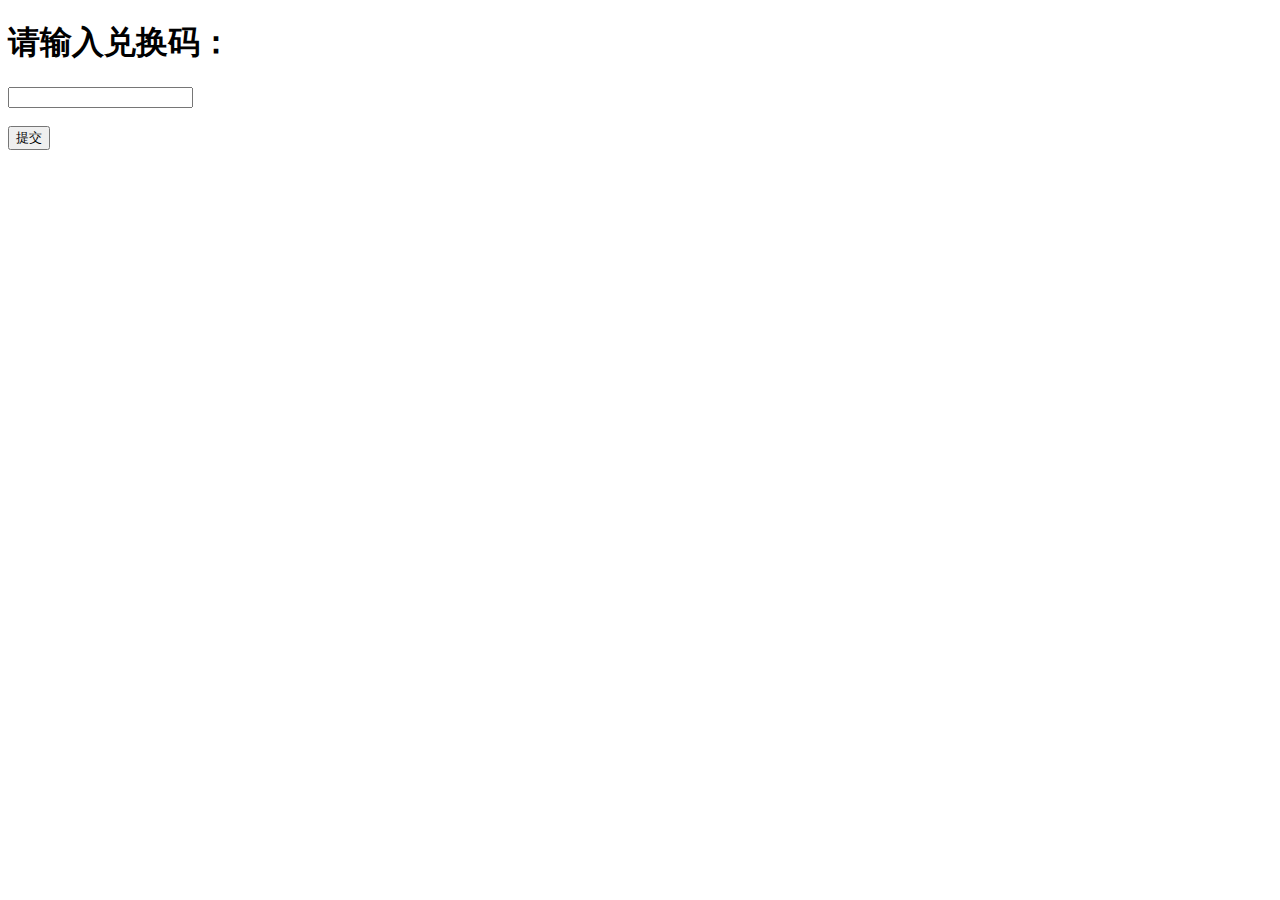
<file: 1.html>
<!DOCTYPE html>
<html>
  <head>
    <meta charset="UTF-8">
    <title>兑换码页面</title>
    <script type="text/javascript">
      function checkCode() {
        var inputCode = document.getElementById("codeInput").value;
        var validCodes = {
          "ABC123": "欢迎您，尊敬的VIP客户！",
          "DEF456": "感谢您参加我们的抽奖活动！",
          "GHI789": "祝您购物愉快，谢谢惠顾！"
        };

        if (validCodes.hasOwnProperty(inputCode)) {
          alert(validCodes[inputCode]);
          window.location.href = "success.html";
        } else {
          alert("兑换码不正确，请重新输入！");
        }
      }
    </script>
  </head>
  <body>
    <h1>请输入兑换码：</h1>
    <input type="text" id="codeInput">
    <br><br>
    <button onclick="checkCode()">提交</button>
  </body>
</html>
</file>
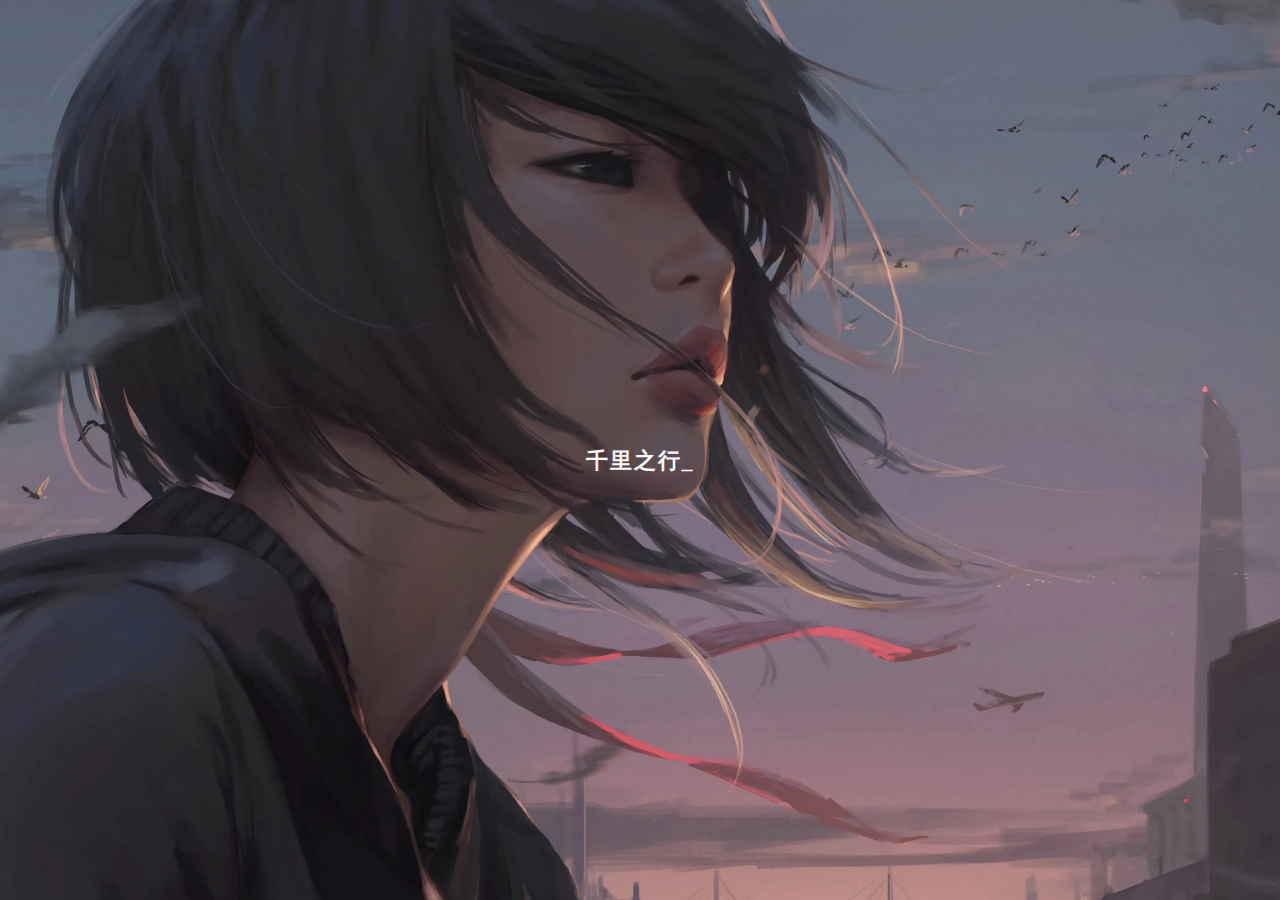
<file: home.html>
<!DOCTYPE html>
<html>
<head>
	<meta charset="utf-8">
	<!--网站收录数据抓取-->
	<meta charset="UTF-8">
	<meta name="language" content="zh-CN">
	<meta name="title" content="资源PRO">
	<meta name="author" content="资源PRO-免费发布">
	<meta name="keywords" content="资源PRO,资源下载">
	<meta name="description" content="资源PRO，免费资源分享！">
	<meta name="robots" content="All">
	<!--数据抓取完成-->
	<title>梦工坊工作室·内网</title>
	<!-- 调用ICON地址 -->
	<link rel="icon" href="img/cnm.sb.ico">
	<!-- 自适应 -->
	<meta name="viewport" content="width=device-width,initial-scale=1.0">
	<!-- Css样式调用 -->
	<link rel="stylesheet" type="text/css" href="css/cnm.sb_load.css" />
	<link rel="stylesheet" type="text/css" href="css/cnm.sb_bg.css" />
	<link rel="stylesheet" type="text/css" href="css/cnm.sb_pc.css" />
	<link rel="stylesheet" type="text/css" href="css/cnm.sb_mp.css" />
	<!-- Javascript样式调用 -->
	<script src="js/jquery-3.2.1.min.js"></script>
	<script src="js/cnm.sb_judge.js"></script>
	<script src="js/cnm.sb_pc.js"></script>
	<script src="js/cnm.sb_mp.js"></script>
	<script src="js/cnm.sb_copy.js"></script>

</head>

<body>
	<!-- 电脑PC端 -->
	<div id="pc">
		<div id="content">
			<!-- 内容左侧选择区域 -->
			<ul id="cleft">
				<div class="cleft_top">
					<div class="cleft_topbg">
						<div class="cleftbg_img"><img src="img/tx.jpg" alt="头像"></div>
					</div>
					<div class="cleftbg_p">要每天都有好心情吖~</div>
				</div>
				<li id="cleft_li01" style="background-color: #ececec;"><img src="font/cnmsb01.png" /><span>首页</span>
				</li>
				<li id="cleft_li02"><img src="font/cnmsb02.png" /><span>内网管理员</span></li>
				<li id="cleft_li04"><img src="font/项目.png" /><span>项目管理</span></li>
				<li id="cleft_li07"><img src="font/cnmsb07.png" /><span>安全</span></li>
				<li id="cleft_li08"><img src="font/cnmsb01.png" /><span>静态资源</span></li>
				<li id="cleft_li06" onclick="AddFavorite('梦工坊工作室·内网',location.href)"><img
						src="font/cnmsb06.png" /><span>收藏页面</span></li>

				<!-- <li class="cleft_bottom"><img src="font/nav_bottom.png"><span>宽度设置</span></li> -->
			</ul>


			<!-- 内容左侧选择区域 -->
			<div id="cright">

				<!--第一页 - 首页-HTML页面-->
				<div id="nav01">
					<div class="nav01_left">
						<div class="nav01_logo">
							<img src="img/cnm.sb_logo.svg" />
							<h4>梦工坊工作室<span>Dream Studio</span></h4>
						</div>
						<div class="nav01_but">
							<div class="nav01_but01">内网详情</div>
							<div class="nav01_but02">项目管理</div>
						</div>
					</div>
					<div class="nav01_right">
						<div class="nav01_tpw">
							<h3>如果您并非工作室内部成员或者是受邀成员，您不应该看到此界面，请立即关闭，否则产生的一切后果甚至是法律责任均由您个人承担！</h3>
							<p>Warn</p>
						</div>
						<div class="nav01_fpw">
							<p>⭐愿此行，终抵群星！</p>
						</div>
					</div>
					<div class="nav01_fooder">梦工坊工作室&nbsp;&nbsp;|&nbsp;&nbsp; 暂无
						&nbsp;&nbsp;|&nbsp;&nbsp; （2022-2023） Just a studio</div>
				</div>


				<!-- 第二页 - 关于本站 -->
				<div id="nav02">
					<div class="nav02_bg">
						<div class="nav02_bt">内网管理员</div>
					</div>
					<!-- 站长资料 -->
					<div class="nav02_kj" style="height: 600px;">
						<h3>😁内/网/管/理/员</h3>
						<div class="nav02_grzl_headimg">
							<img src="img/管理员.jpg" alt="[头像]">
							<a href="mailto:3250308287@qq.com" target="_blank" rel="noopener noreferrer">联系管理员</a>
						</div>
						<div class="nav02_grzl_txt">
							<p>网名：是好那菈Nara</p>
							<p>邮箱：3250308287@qq.com</p>
							<p>性别：男</p>
							<p>年龄：14</p>
							<p>职位：设计部部长、主策划、主编剧、打酱油（指哪一部分的制作都涉足）</p>
						</div>
					</div>
					<!-- 个人介绍 -->
					<div class="nav02_kj">
						<h3>😁管/理/员/职/责/简/述</h3>

						<p>
						      内网搭建及维护由管理员是好那菈Nara担任，由于内网是静态网页，所以一切的信息更新均需要由管理员人工审核并修改提交，如需修改或新增内容，请在工作室内群或星穹工作室-CN群内@是好那菈Nara或私信提出！感谢！
						</p>
						<p>
							&nbsp;
						</p>
						<h3>😁内/网/内/容/更/新/审/核/标/准/条/例</h3>
						<p>
							包括但不限于以下内容将会被退回甚至追究责任：<br>1.色情，软色情，性暗示，恶意攻击<br>
2.以暴治暴的成果甚至是手段<br>
3.未经室长允许实装的广告类内容<br>
4.血腥、暴力、恐怖等内容<br>
5.恶意引战<br>
·其次，内网欢迎其他工作室/社会上的同道中人们的意见，工作室的各位可以多多征求意见！
						</p>
						<p>
							&nbsp;
						</p>
					</div>
					<!-- 到底了-提示 -->
					<p class="ebpx">---到底啦---</p>
				</div>

				<!-- 第三页 - 站长团队 -->
				<div id="nav03">
					<div class="enav03_p">
						<h3>YCM<span>资源PRO工作室</span></h3>
						<h5>划水摸鱼，闲无止境~</h5>
						<p>2020-2021</p>
						<p>我们是黑暗中照亮书本的明灯，光明下抒写思绪的墨笔。</p>

					</div>
					<div class="enav03_team">
						<img src="img/cnmteam01.png" alt="[组织者]">
						<img src="img/cnmteam02.png" alt="[组织者]">
						<img src="img/cnmteam03.png" alt="[组织者]">
						<img src="img/cnmteam04.png" alt="[组织者]">
						<img src="img/cnmteam05.png" alt="[组织者]">
					</div>
				</div>

				<!-- 第五页 - 站点展示 -->
				<div id="nav05">
					<!-- 第五页-头部图片动态 -->
					<div class="nav05_top">
						<div class="nav05_topbgkj">
							<div class="nav05_top_bg"></div>
							<div class="nav05_top_tx01"></div>
							<div class="nav05_top_tx02"></div>
						</div>
						<div class="nav05_top_fj"><img src="img/nav05_fj.png" alt="△"></div>
					</div>
					<!-- 第五页-内容区域 -->
					<div class="nav05_centent">
						<div class="nav05_centent_tit">
							<h1>⭐项目管理⭐</h1>
							<p>这里包含了几乎所有工作室项目的资料/源码素材</p>
						</div>
						<!-- 作品展示模板NO1 -->
						<div class="nav05_centent_mb">
							<a href="" target="_blank" rel="noopener noreferrer">
								<div><img src="img/PIC1.jpg" alt="[]"></div>
								<h3>暂无公开的项目资源</h3>
								<p>There are currently no publicly available project resources.</p>
							</a>
							<div>无效点击</div>
						</div>
                                                                                </div>
					<div class="nav05_centent">
						<div class="nav05_centent_tit">
							<h1>📚学习（Unity）📚</h1>
							<p>杨哥推荐的Unity学习资料</p>
						</div>
						<!-- 作品展示模板NO1 -->
						<div class="nav05_centent_mb">
							<a href="https://space.bilibili.com/370283072/channel/collectiondetail?sid=2985" target="_blank" rel="noopener noreferrer">
								<div><img src="img/3DRPG.png" alt="[]"></div>
								<h3>Unity开发教程：</h3>
								<p>3D RPG Course | Core 核心功能</p>
							</a>
							<div>点击前往BiliBili学习</div>
						</div>
						<!-- 作品展示模板NO2 -->
						<div class="nav05_centent_mb">
							<a href="pdf/Unity3DRPG项目学习笔记.pdf" target="_blank" rel="noopener noreferrer">
								<div><img src="img/3DRPG.png" alt="[]"></div>
								<h3>Unity开发教程·笔记</h3>
								<p>配套3D RPG教程，由是好那菈Nara整理【未完结】</p>
							</a>
							<div>点击打开pdf文件</div>
						</div>
					</div>
					<div class="nav05_centent">
						<div class="nav05_centent_tit">
							<h1>📂资源下载/购买📂</h1>
							<p>制作项目必不可少的一步</p>
						</div>
						<!-- 作品展示模板NO1 -->
						<div class="nav05_centent_mb">
							<a href="https://assetstore.unity.com/?locale=zh_CN&force=true" target="_blank" rel="noopener noreferrer">
								<div><img src="img/AssetStore.png" alt="[]"></div>
								<h3>Assetstore</h3>
								<p>Unity在线资源商城</p>
							</a>
							<div>点击前往</div>
						</div>
						<!-- 作品展示模板NO2 -->
						<div class="nav05_centent_mb">
							<a href="https://www.aigei.com/" target="_blank" rel="noopener noreferrer">
								<div><img src="img/aigei.png" alt="[]"></div>
								<h3>爱给网</h3>
								<p>资源十分齐全的资源下载/购买网站</p>
							</a>
							<div>点击前往</div>
						</div>
						<!-- 作品展示模板NO3 -->
						<div class="nav05_centent_mb">
							<a href="https://www.unrealengine.com/marketplace/zh-CN/store" target="_blank" rel="noopener noreferrer">
								<div><img src="img/Epic.jpg" alt="[]"></div>
								<h3>虚幻商城</h3>
								<p>|Epic|UE引擎的官方线上资源商城</p>
							</a>
							<div>点击前往</div>
						</div>
					</div>
					<p class="nav05_footer">最近一次更新：2023.4.5（清明节） 9：38 a.m</p>
				</div>


				<!-- 第七页 - 关于本站 -->
				<div id="nav08">
					<div class="nav08_bg">
						<div class="nav08_bt">静态资源</div>
					</div>
					<!-- 文件托管 -->
					<div class="nav08_kj">
						<h3>😁静/态/资/源</h3>
						<p>
							您可以通过Ctrl+C复制以下公开内容（以Emoji符号为例），便于您的制作
						</p>

					</div>


					<div class="nav08_kj">
						<h3>😀Emoji/符/号</h3>
						<h4>表/情/类</h4>
						<p>
							😀 😁 😂 🤣 😃 😄 😅 😆 😉 😊 😋 😎 😍 😘 😗 😙 😚 ☺️ 🙂 🤗 🤩 🤔 🤨 😐 😑 😶 🙄 😏 😣 😥 😮
							🤐 😯 😪 😫 😴 😌 😛 😜 😝 🤤 😒 😓 😔 😕 🙃 🤑 😲 ☹️ 🙁 😖 😞 😟 😤 😢 😭 😦 😧 😨 😩 🤯 😬
							😰 😱 😳 🤪 😵 😡 😠 🤬 😷 🤒 🤕 🤢 🤮 🤧 😇 🤠 🤡 🤥 🤫 🤭 🧐 🤓 😈 👿 👹 👺 💀 👻 👽 🤖 💩
							😺 😸 😹 😻 😼 😽 🙀 😿 😾
						</p>
						<h4>动/物/自/然</h4>
						<p>
							🐶 🐱 🐭 🐹 🐰 🦊 🦝 🐻 🐼 🦘 🦡 🐨 🐯 🦁 🐮 🐷 🐽 🐸 🐵 🙈 🙉 🙊 🐒 🐔 🐧 🐦 🐤 🐣 🐥 🦆 🦢
							🦅 🦉 🦚 🦜 🦇 🐺 🐗 🐴 🦄 🐝 🐛 🦋 🐌 🐚 🐞 🐜 🦗 🕷 🕸 🦂 🦟 🦠 🐢 🐍 🦎 🦖 🦕 🐙 🦑 🦐 🦀
							🐡 🐠 🐟 🐬 🐳 🐋 🦈 🐊 🐅 🐆 🦓 🦍 🐘 🦏 🦛 🐪 🐫 🦙 🦒 🐃 🐂 🐄 🐎 🐖 🐏 🐑 🐐 🦌 🐕 🐩 🐈
							🐓 🦃 🕊 🐇 🐁 🐀 🐿 🦔 🐾 🐉 🐲 🌵 🎄 🌲 🌳 🌴 🌱 🌿 ☘️ 🍀 🎍 🎋 🍃 🍂 🍁 🍄 🌾 💐 🌷 🌹 🥀
							🌺 🌸 🌼 🌻 🌞 🌝 🌛 🌜 🌚 🌕 🌖 🌗 🌘 🌑 🌒 🌓 🌔 🌙 🌎 🌍 🌏 💫 ⭐️ 🌟 ✨ ⚡️ ☄️ 💥 🔥 🌪 🌈
							☀️ 🌤 ⛅️ 🌥 ☁️ 🌦 🌧 ⛈ 🌩 🌨 ❄️ ☃️ ⛄️ 🌬 💨 💧 💦 ☔️ ☂️ 🌊 🌫
						</p>
						<h4>水/果/食/物</h4>
						<p>
							🍏 🍎 🍐 🍊 🍋 🍌 🍉 🍇 🍓 🍈 🍒 🍑 🍍 🥭 🥥 🥝 🍅 🍆 🥑 🥦 🥒 🥬 🌶 🌽 🥕 🥔 🍠 🥐 🍞 🥖 🥨
							🥯 🧀 🥚 🍳 🥞 🥓 🥩 🍗 🍖 🌭 🍔 🍟 🍕 🥪 🥙 🌮 🌯 🥗 🥘 🥫 🍝 🍜 🍲 🍛 🍣 🍱 🥟 🍤 🍙 🍚 🍘
							🍥 🥮 🥠 🍢 🍡 🍧 🍨 🍦 🥧 🍰 🎂 🍮 🍭 🍬 🍫 🍿 🧂 🍩 🍪 🌰 🥜 🍯 🥛 🍼 ☕️ 🍵 🥤 🍶 🍺 🍻 🥂
							🍷 🥃 🍸 🍹 🍾 🥄 🍴 🍽 🥣 🥡 🥢
						</p>
						<h4>运/动/娱/乐</h4>
						<p>
							⚽️ 🏀 🏈 ⚾️ 🥎 🏐 🏉 🎾 🥏 🎱 🏓 🏸 🥅 🏒 🏑 🥍 🏏 ⛳️ 🏹 🎣 🥊 🥋 🎽 ⛸ 🥌 🛷 🛹 🎿 ⛷ 🏂
							🏋️‍♀️ 🏋🏻‍♀️ 🏋🏼‍♀️ 🏋🏽‍♀️ 🏋🏾‍♀️ 🏋🏿‍♀️ 🏋️‍♂️ 🏋🏻‍♂️ 🏋🏼‍♂️ 🏋🏽‍♂️ 🏋🏾‍♂️
							🏋🏿‍♂️ 🤼‍♀️ 🤼‍♂️ 🤸‍♀️ 🤸🏻‍♀️ 🤸🏼‍♀️ 🤸🏽‍♀️ 🤸🏾‍♀️ 🤸🏿‍♀️ 🤸‍♂️ 🤸🏻‍♂️ 🤸🏼‍♂️
							🤸🏽‍♂️ 🤸🏾‍♂️ 🤸🏿‍♂️ ⛹️‍♀️ ⛹🏻‍♀️ ⛹🏼‍♀️ ⛹🏽‍♀️ ⛹🏾‍♀️ ⛹🏿‍♀️ ⛹️‍♂️ ⛹🏻‍♂️ ⛹🏼‍♂️ ⛹🏽‍♂️
							⛹🏾‍♂️ ⛹🏿‍♂️ 🤺 🤾‍♀️ 🤾🏻‍♀️ 🤾🏼‍♀️ 🤾🏾‍♀️ 🤾🏾‍♀️ 🤾🏿‍♀️ 🤾‍♂️ 🤾🏻‍♂️ 🤾🏼‍♂️ 🤾🏽‍♂️
							🤾🏾‍♂️ 🤾🏿‍♂️ 🏌️‍♀️ 🏌🏻‍♀️ 🏌🏼‍♀️ 🏌🏽‍♀️ 🏌🏾‍♀️ 🏌🏿‍♀️ 🏌️‍♂️ 🏌🏻‍♂️ 🏌🏼‍♂️
							🏌🏽‍♂️ 🏌🏾‍♂️ 🏌🏿‍♂️ 🏇 🏇🏻 🏇🏼 🏇🏽 🏇🏾 🏇🏿 🧘‍♀️ 🧘🏻‍♀️ 🧘🏼‍♀️ 🧘🏽‍♀️ 🧘🏾‍♀️
							🧘🏿‍♀️ 🧘‍♂️ 🧘🏻‍♂️ 🧘🏼‍♂️ 🧘🏽‍♂️ 🧘🏾‍♂️ 🧘🏿‍♂️ 🏄‍♀️ 🏄🏻‍♀️ 🏄🏼‍♀️ 🏄🏽‍♀️ 🏄🏾‍♀️
							🏄🏿‍♀️ 🏄‍♂️ 🏄🏻‍♂️ 🏄🏼‍♂️ 🏄🏽‍♂️ 🏄🏾‍♂️ 🏄🏿‍♂️ 🏊‍♀️ 🏊🏻‍♀️ 🏊🏼‍♀️ 🏊🏽‍♀️ 🏊🏾‍♀️
							🏊🏿‍♀️ 🏊‍♂️ 🏊🏻‍♂️ 🏊🏼‍♂️ 🏊🏽‍♂️ 🏊🏾‍♂️ 🏊🏿‍♂️ 🤽‍♀️ 🤽🏻‍♀️ 🤽🏼‍♀️ 🤽🏽‍♀️ 🤽🏾‍♀️
							🤽🏿‍♀️ 🤽‍♂️ 🤽🏻‍♂️ 🤽🏼‍♂️ 🤽🏽‍♂️ 🤽🏾‍♂️ 🤽🏿‍♂️ 🚣‍♀️ 🚣🏻‍♀️ 🚣🏼‍♀️ 🚣🏽‍♀️ 🚣🏾‍♀️
							🚣🏿‍♀️ 🚣‍♂️ 🚣🏻‍♂️ 🚣🏼‍♂️ 🚣🏽‍♂️ 🚣🏾‍♂️ 🚣🏿‍♂️ 🧗‍♀️ 🧗🏻‍♀️ 🧗🏼‍♀️ 🧗🏽‍♀️ 🧗🏾‍♀️
							🧗🏿‍♀️ 🧗‍♂️ 🧗🏻‍♂️ 🧗🏼‍♂️ 🧗🏽‍♂️ 🧗🏾‍♂️ 🧗🏿‍♂️ 🚵‍♀️ 🚵🏻‍♀️ 🚵🏼‍♀️ 🚵🏽‍♀️ 🚵🏾‍♀️
							🚵🏿‍♀️ 🚵‍♂️ 🚵🏻‍♂️ 🚵🏼‍♂️ 🚵🏽‍♂️ 🚵🏾‍♂️ 🚵🏿‍♂️ 🚴‍♀️ 🚴🏻‍♀️ 🚴🏼‍♀️ 🚴🏽‍♀️ 🚴🏾‍♀️
							🚴🏿‍♀️ 🚴‍♂️ 🚴🏻‍♂️ 🚴🏼‍♂️ 🚴🏽‍♂️ 🚴🏾‍♂️ 🚴🏿‍♂️ 🏆 🥇 🥈 🥉 🏅 🎖 🏵 🎗 🎫 🎟 🎪 🤹‍♀️
							🤹🏻‍♀️ 🤹🏼‍♀️ 🤹🏽‍♀️ 🤹🏾‍♀️ 🤹🏿‍♀️ 🤹‍♂️ 🤹🏻‍♂️ 🤹🏼‍♂️ 🤹🏽‍♂️ 🤹🏾‍♂️ 🤹🏿‍♂️ 🎭 🎨
							🎬 🎤 🎧 🎼 🎹 🥁 🎷 🎺 🎸 🎻 🎲 🧩 ♟ 🎯 🎳 🎮 🎰
						<p>
							&nbsp;
						</p>

					</div>

					<!-- 到底了-提示 -->
					<p class="ebpx8">--- 暂时先展示这么多啦 ---</p>
				</div>

				<!-- 第六页 - 本站源码 -->
				<div id="nav07">
					<div class="nav07_bg">
						<div class="nav07_bt">安全</div>
					</div>

					<!-- 写在前面 -->
					<div class="nav07_kj">
						<h3>😁内/网/安/全</h3>
						<p>
						未经允许，请勿随意查看网站源码，因为源码内可能涉及账号信息等内容
						</p>
						<p>
							官方网站：<a href="https://">暂无//</a>
						</p>
						<p>
						

						<p>
							&nbsp;
						</p>
					</div>

					<!-- 源码相关 -->
					<div class="nav07_kj">
						<h3>😁源/码/相/关</h3>
						<p>
							该网站源码（不包含登陆界面），会在工作室内小范围信任传播，以下是《官方魔改指南》
						</p>
						<p>
							使用F12调试修改，注释掉引入[cnm.sb_copy.js]文件的那行代码即可。
						</p>
						<p>
							主要样式修改指引，下面有详细教程，代码注释写的也很全，可以快速找到界面对应代码。
						</p>
						<p>
							&nbsp;
						</p>
					</div>

					<!-- 修改指引 -->
					<div class="nav07_kj">
						<h3>📚官/方/魔/改/指/南</h3>
						<!-- <h5>行数不一定百分百准确，在大致范围附近</h5> -->
						<h4>(1)网站特殊字体</h4>
						<p>
							全局字体：默认宋体 [cnm.sb_pc.css]第5行
						</p>
						<p>
							特殊英文字体：[cnm.sb_pc.css]第16行
						</p>
						<p>
							&nbsp;
						</p>
						<h4>(2)图片索引</h4>
						<h5>电脑端</h5>
						<p>
							开局背景图片：[cnm.sb_pc.css] 第44行
						</p>
						<p>
							侧栏上面的背景图片：[cnm.sb_pc.css] 第100行
						</p>
						<p>
							官网首页页面背景图片：[cnm.sb_pc.css] 第181行
						</p>
						<p>
							关于站长页面顶部头图：[cnm.sb_pc.css] 第391行
						</p>

						<p>
							商业合作页面背景图片：[cnm.sb_pc.css] 第605行 第618行 两个不一样会来回切换
						</p>
						<p>
							站点展示页面顶部头图：[cnm.sb_pc.css] 第714行 第737行 两个不一样会来回切换
						</p>
						<p>
							站点展示页面顶部宇航员图片：[cnm.sb_pc.css] 第748行
						</p>
						<p>
							站点展示页面顶部鲸鱼图片：[cnm.sb_pc.css] 第760行
						</p>
						<p>
							&nbsp;
						</p>

						<h5>移动端（制作时仅考虑了PC端，移动端可能有较大格式不当）</h5>
						<p>
							顶部头图：[cnm.sb_mp.css] 第52行
						</p>
						<p>
							关于本站顶部头图：[cnm.sb_mp.css] 第142行
						</p>
						<p>
							商业合作背景图片：[cnm.sb_mp.css] 第332行
						</p>
						<p>
							站点展示顶部头图：[cnm.sb_mp.css] 第392行
						</p>

						<p>
							商业合作页面背景图片：[cnm.sb_pc.css] 第604行 第617行 两个不一样会来回切换
						</p>
						<p>
							站点展示页面顶部头图：[cnm.sb_pc.css] 第902行 第925行 两个不一样会来回切换
						</p>
						<p>
							站点展示页面顶部宇航员图片：[cnm.sb_pc.css] 第937行
						</p>
						<p>
							站点展示页面顶部鲸鱼图片：[cnm.sb_pc.css] 第949行
						</p>


						<p>
							&nbsp;
						</p>


						<h4>(3)配色</h4>
						<h5>电脑端</h5>
						<p>
							首页欢迎来到四个大字：[cnm.sb_pc.css] 第230行
						</p>
						<p>
							首页CNM官方网站：[cnm.sb_pc.css] 第239行
						</p>
						<p>
							首页右上右下角文字：[cnm.sb_pc.css] 第294行
						</p>
						<p>
							首页探索按钮背景颜色：[cnm.sb_pc.css] 第256行
						</p>
						<p>
							关于本站页面顶图文字背景颜色：[cnm.sb_pc.css] 第402行
						</p>
						<p>
							关于本站页面联系站长按钮背景颜色：[cnm.sb_pc.css] 第444行
						</p>
						<p>
							站点展示页面顶图小飞机背景颜色：[cnm.sb_pc.css] 第770行
						</p>
						<p>
							&nbsp;
						</p>

						<h5>移动端（制作时仅考虑了PC端，移动端可能有较大格式不当）</h5>
						<p>
							首页顶栏背景颜色：[cnm.sb_mp.css] 第26行
						</p>
						<p>
							首页栏目背景颜色：[cnm.sb_mp.css] 第81行
						</p>
						<p>
							关于本站页面顶图文字背景颜色：[cnm.sb_mp.css] 第158行
						</p>
						<p>
							站点展示页面顶图文字背景颜色：[cnm.sb_mp.css] 第401行
						</p>
						<p>
							&nbsp;
						</p>

					</div>


					<!-- 到底了-提示 -->
					<p class="ebpx7">--- 如果有好的想法或修改建议，可联系内网管理员是好那菈Nara---</p>
				</div>
			</div>


		</div>



		<!-- 入场动画 -->
		<div id="etext"></div>

		<!-- 背景图片+背景灰度 -->
		<div id="ebg"></div>
		<div id="ebga"></div>

		<!-- 背景飘落 -->
		<div id="xuna"></div>
		<script src="js/cnm.sb_bg.js"></script>
	</div>






	<p id="eixp">您的设备不支持梦工坊工作室内网，再次表示抱歉，如需进入，请尝试修改浏览器UA或使用电脑查看</p>

</body>

</html>
</file>
<file: css/cnm.sb_load.css>
body,html{
	background-color: #F9F9F9;
}
#pc{
	position: fixed;
	top: 0;
	left: 0;
	width: 100%;
	height: 100% ;
	z-index: 9;
	display: none;
	background-color: #FFFFFF;
}
#mp{
	position: relative;
	z-index: 9;
	text-align: left;
	display: none;
	background-color: #ffffff;
}
#eixp{
	color: #282828;
	font-size: 12px;
	font-weight: 400;
	letter-spacing: 1px;
	position: fixed;
	top: 0;
	bottom: 0;
	left: 0;
	right: 0;
	margin: auto;
	height: 36px;
	line-height: 36px;
	text-align: center;
}
</file>
<file: css/cnm.sb_bg.css>
#xuna{
	position: fixed;
	top: -50%;
	left: -50;
	height: 150%;
	width: 100%;
	overflow: hidden;
	z-index: 9;
	pointer-events: none;
	display: none;
}

*,
*:before,
*:after {
  box-sizing: inherit;
}

*:before,
*:after {
  content: "";
  position: absolute;
}
@-webkit-keyframes flame {
  50% {
    -webkit-transform: scale(0.8) rotate(45deg);
            transform: scale(0.8) rotate(45deg);
  }
}

@keyframes flame {
  50% {
    -webkit-transform: scale(0.8) rotate(45deg);
            transform: scale(0.8) rotate(45deg);
  }
}
.confetti {
  position: absolute;
  z-index: 999;
}

.confetti .rotate {
  -webkit-animation: driftRotate 1s infinite both ease-in-out;
          animation: driftRotate 1s infinite both ease-in-out;
  width: 100%;
  height: 100%;
}

.confetti .askew {
  width: 100%;
  height: 100%;
  -webkit-animation: drift 1s infinite alternate both ease-in-out;
          animation: drift 1s infinite alternate both ease-in-out;
}

.confetti:nth-child(0) .askew {
  -webkit-animation-duration: 1.83s;
          animation-duration: 1.83s;
  -webkit-animation-delay: -0.183s;
          animation-delay: -0.183s;
}

.confetti:nth-child(0) .rotate {
  -webkit-animation-duration: 1.38s;
          animation-duration: 1.38s;
  -webkit-animation-delay: -1.0212s;
          animation-delay: -1.0212s;
}

.confetti:nth-child(1) .askew {
  -webkit-animation-duration: 2s;
          animation-duration: 2s;
  -webkit-animation-delay: -1.9s;
          animation-delay: -1.9s;
}

.confetti:nth-child(1) .rotate {
  -webkit-animation-duration: 1.4s;
          animation-duration: 1.4s;
  -webkit-animation-delay: -0.854s;
          animation-delay: -0.854s;
}

.confetti:nth-child(2) .askew {
  -webkit-animation-duration: 1.33s;
          animation-duration: 1.33s;
  -webkit-animation-delay: -0.266s;
          animation-delay: -0.266s;
}

.confetti:nth-child(2) .rotate {
  -webkit-animation-duration: 1.07s;
          animation-duration: 1.07s;
  -webkit-animation-delay: -0.7169s;
          animation-delay: -0.7169s;
}

.confetti:nth-child(3) .askew {
  -webkit-animation-duration: 1.85s;
          animation-duration: 1.85s;
  -webkit-animation-delay: -1.406s;
          animation-delay: -1.406s;
}

.confetti:nth-child(3) .rotate {
  -webkit-animation-duration: 1.37s;
          animation-duration: 1.37s;
  -webkit-animation-delay: -0.3288s;
          animation-delay: -0.3288s;
}

.confetti:nth-child(4) .askew {
  -webkit-animation-duration: 1.58s;
          animation-duration: 1.58s;
  -webkit-animation-delay: -1.2482s;
          animation-delay: -1.2482s;
}

.confetti:nth-child(4) .rotate {
  -webkit-animation-duration: 1.65s;
          animation-duration: 1.65s;
  -webkit-animation-delay: -0.198s;
          animation-delay: -0.198s;
}

.confetti:nth-child(5) .askew {
  -webkit-animation-duration: 1.63s;
          animation-duration: 1.63s;
  -webkit-animation-delay: -1.0432s;
          animation-delay: -1.0432s;
}

.confetti:nth-child(5) .rotate {
  -webkit-animation-duration: 1.97s;
          animation-duration: 1.97s;
  -webkit-animation-delay: -0.1576s;
          animation-delay: -0.1576s;
}

.confetti:nth-child(6) .askew {
  -webkit-animation-duration: 1.84s;
          animation-duration: 1.84s;
  -webkit-animation-delay: -1.3064s;
          animation-delay: -1.3064s;
}

.confetti:nth-child(6) .rotate {
  -webkit-animation-duration: 1.55s;
          animation-duration: 1.55s;
  -webkit-animation-delay: -0.5425s;
          animation-delay: -0.5425s;
}

.confetti:nth-child(7) .askew {
  -webkit-animation-duration: 1.87s;
          animation-duration: 1.87s;
  -webkit-animation-delay: -1.1781s;
          animation-delay: -1.1781s;
}

.confetti:nth-child(7) .rotate {
  -webkit-animation-duration: 1.3s;
          animation-duration: 1.3s;
  -webkit-animation-delay: -0.897s;
          animation-delay: -0.897s;
}

.confetti:nth-child(8) .askew {
  -webkit-animation-duration: 1.44s;
          animation-duration: 1.44s;
  -webkit-animation-delay: -0.3312s;
          animation-delay: -0.3312s;
}

.confetti:nth-child(8) .rotate {
  -webkit-animation-duration: 1.52s;
          animation-duration: 1.52s;
  -webkit-animation-delay: -0.4408s;
          animation-delay: -0.4408s;
}

.confetti:nth-child(9) .askew {
  -webkit-animation-duration: 1.72s;
          animation-duration: 1.72s;
  -webkit-animation-delay: -1.6684s;
          animation-delay: -1.6684s;
}

.confetti:nth-child(9) .rotate {
  -webkit-animation-duration: 1.17s;
          animation-duration: 1.17s;
  -webkit-animation-delay: -0.7254s;
          animation-delay: -0.7254s;
}

.confetti:nth-child(10) .askew {
  -webkit-animation-duration: 1.9s;
          animation-duration: 1.9s;
  -webkit-animation-delay: -0.836s;
          animation-delay: -0.836s;
}

.confetti:nth-child(10) .rotate {
  -webkit-animation-duration: 1.25s;
          animation-duration: 1.25s;
  -webkit-animation-delay: -0.025s;
          animation-delay: -0.025s;
}

.confetti:nth-child(11) .askew {
  -webkit-animation-duration: 1.65s;
          animation-duration: 1.65s;
  -webkit-animation-delay: -1.056s;
          animation-delay: -1.056s;
}

.confetti:nth-child(11) .rotate {
  -webkit-animation-duration: 1.47s;
          animation-duration: 1.47s;
  -webkit-animation-delay: -0.588s;
          animation-delay: -0.588s;
}

.confetti:nth-child(12) .askew {
  -webkit-animation-duration: 1.55s;
          animation-duration: 1.55s;
  -webkit-animation-delay: -0.217s;
          animation-delay: -0.217s;
}

.confetti:nth-child(12) .rotate {
  -webkit-animation-duration: 1.57s;
          animation-duration: 1.57s;
  -webkit-animation-delay: -1.2874s;
          animation-delay: -1.2874s;
}

.confetti:nth-child(13) .askew {
  -webkit-animation-duration: 1.23s;
          animation-duration: 1.23s;
  -webkit-animation-delay: -0.0984s;
          animation-delay: -0.0984s;
}

.confetti:nth-child(13) .rotate {
  -webkit-animation-duration: 1.55s;
          animation-duration: 1.55s;
  -webkit-animation-delay: -0.372s;
          animation-delay: -0.372s;
}

.confetti:nth-child(14) .askew {
  -webkit-animation-duration: 1.92s;
          animation-duration: 1.92s;
  -webkit-animation-delay: -1.1904s;
          animation-delay: -1.1904s;
}

.confetti:nth-child(14) .rotate {
  -webkit-animation-duration: 1.42s;
          animation-duration: 1.42s;
  -webkit-animation-delay: -0.852s;
          animation-delay: -0.852s;
}

.confetti:nth-child(15) .askew {
  -webkit-animation-duration: 1.16s;
          animation-duration: 1.16s;
  -webkit-animation-delay: -0.116s;
          animation-delay: -0.116s;
}

.confetti:nth-child(15) .rotate {
  -webkit-animation-duration: 1.61s;
          animation-duration: 1.61s;
  -webkit-animation-delay: -0.3542s;
          animation-delay: -0.3542s;
}

.confetti:nth-child(16) .askew {
  -webkit-animation-duration: 1.56s;
          animation-duration: 1.56s;
  -webkit-animation-delay: -0.1248s;
          animation-delay: -0.1248s;
}

.confetti:nth-child(16) .rotate {
  -webkit-animation-duration: 1.97s;
          animation-duration: 1.97s;
  -webkit-animation-delay: -1.2411s;
          animation-delay: -1.2411s;
}

.confetti:nth-child(17) .askew {
  -webkit-animation-duration: 1.73s;
          animation-duration: 1.73s;
  -webkit-animation-delay: -1.4013s;
          animation-delay: -1.4013s;
}

.confetti:nth-child(17) .rotate {
  -webkit-animation-duration: 1.91s;
          animation-duration: 1.91s;
  -webkit-animation-delay: -1.91s;
          animation-delay: -1.91s;
}

.confetti:nth-child(18) .askew {
  -webkit-animation-duration: 1.91s;
          animation-duration: 1.91s;
  -webkit-animation-delay: -0.8213s;
          animation-delay: -0.8213s;
}

.confetti:nth-child(18) .rotate {
  -webkit-animation-duration: 1.85s;
          animation-duration: 1.85s;
  -webkit-animation-delay: -0.555s;
          animation-delay: -0.555s;
}

.confetti:nth-child(19) .askew {
  -webkit-animation-duration: 1.66s;
          animation-duration: 1.66s;
  -webkit-animation-delay: -1.2284s;
          animation-delay: -1.2284s;
}

.confetti:nth-child(19) .rotate {
  -webkit-animation-duration: 1.43s;
          animation-duration: 1.43s;
  -webkit-animation-delay: -1.3013s;
          animation-delay: -1.3013s;
}

.confetti:nth-child(20) .askew {
  -webkit-animation-duration: 1.68s;
          animation-duration: 1.68s;
  -webkit-animation-delay: -0.2016s;
          animation-delay: -0.2016s;
}

.confetti:nth-child(20) .rotate {
  -webkit-animation-duration: 1.72s;
          animation-duration: 1.72s;
  -webkit-animation-delay: -0.1892s;
          animation-delay: -0.1892s;
}

.confetti:nth-child(21) .askew {
  -webkit-animation-duration: 1.96s;
          animation-duration: 1.96s;
  -webkit-animation-delay: -0.98s;
          animation-delay: -0.98s;
}

.confetti:nth-child(21) .rotate {
  -webkit-animation-duration: 1.01s;
          animation-duration: 1.01s;
  -webkit-animation-delay: -0.1717s;
          animation-delay: -0.1717s;
}

.confetti:nth-child(22) .askew {
  -webkit-animation-duration: 1.78s;
          animation-duration: 1.78s;
  -webkit-animation-delay: -1.4774s;
          animation-delay: -1.4774s;
}

.confetti:nth-child(22) .rotate {
  -webkit-animation-duration: 1.46s;
          animation-duration: 1.46s;
  -webkit-animation-delay: -1.4308s;
          animation-delay: -1.4308s;
}

.confetti:nth-child(23) .askew {
  -webkit-animation-duration: 1.46s;
          animation-duration: 1.46s;
  -webkit-animation-delay: -1.3578s;
          animation-delay: -1.3578s;
}

.confetti:nth-child(23) .rotate {
  -webkit-animation-duration: 1.15s;
          animation-duration: 1.15s;
  -webkit-animation-delay: -1.0235s;
          animation-delay: -1.0235s;
}

.confetti:nth-child(24) .askew {
  -webkit-animation-duration: 1.44s;
          animation-duration: 1.44s;
  -webkit-animation-delay: -1.3536s;
          animation-delay: -1.3536s;
}

.confetti:nth-child(24) .rotate {
  -webkit-animation-duration: 1.72s;
          animation-duration: 1.72s;
  -webkit-animation-delay: -0.688s;
          animation-delay: -0.688s;
}

.confetti:nth-child(25) .askew {
  -webkit-animation-duration: 1.97s;
          animation-duration: 1.97s;
  -webkit-animation-delay: -0.3743s;
          animation-delay: -0.3743s;
}

.confetti:nth-child(25) .rotate {
  -webkit-animation-duration: 1.73s;
          animation-duration: 1.73s;
  -webkit-animation-delay: -0.7266s;
          animation-delay: -0.7266s;
}

.confetti:nth-child(26) .askew {
  -webkit-animation-duration: 1.2s;
          animation-duration: 1.2s;
  -webkit-animation-delay: -0.024s;
          animation-delay: -0.024s;
}

.confetti:nth-child(26) .rotate {
  -webkit-animation-duration: 1.57s;
          animation-duration: 1.57s;
  -webkit-animation-delay: -0.1099s;
          animation-delay: -0.1099s;
}

.confetti:nth-child(27) .askew {
  -webkit-animation-duration: 1.84s;
          animation-duration: 1.84s;
  -webkit-animation-delay: -1.3064s;
          animation-delay: -1.3064s;
}

.confetti:nth-child(27) .rotate {
  -webkit-animation-duration: 1.19s;
          animation-duration: 1.19s;
  -webkit-animation-delay: -0.1666s;
          animation-delay: -0.1666s;
}

.confetti:nth-child(28) .askew {
  -webkit-animation-duration: 1.1s;
          animation-duration: 1.1s;
  -webkit-animation-delay: -0.088s;
          animation-delay: -0.088s;
}

.confetti:nth-child(28) .rotate {
  -webkit-animation-duration: 1.26s;
          animation-duration: 1.26s;
  -webkit-animation-delay: -0.4914s;
          animation-delay: -0.4914s;
}

.confetti:nth-child(29) .askew {
  -webkit-animation-duration: 1.51s;
          animation-duration: 1.51s;
  -webkit-animation-delay: -0.6191s;
          animation-delay: -0.6191s;
}

.confetti:nth-child(29) .rotate {
  -webkit-animation-duration: 1.89s;
          animation-duration: 1.89s;
  -webkit-animation-delay: -0.0378s;
          animation-delay: -0.0378s;
}

.confetti:nth-child(30) .askew {
  -webkit-animation-duration: 1.67s;
          animation-duration: 1.67s;
  -webkit-animation-delay: -1.2525s;
          animation-delay: -1.2525s;
}

.confetti:nth-child(30) .rotate {
  -webkit-animation-duration: 1.08s;
          animation-duration: 1.08s;
  -webkit-animation-delay: -0.6048s;
          animation-delay: -0.6048s;
}

.confetti:nth-child(31) .askew {
  -webkit-animation-duration: 1.6s;
          animation-duration: 1.6s;
  -webkit-animation-delay: -1.104s;
          animation-delay: -1.104s;
}

.confetti:nth-child(31) .rotate {
  -webkit-animation-duration: 1.83s;
          animation-duration: 1.83s;
  -webkit-animation-delay: -1.0614s;
          animation-delay: -1.0614s;
}

.confetti:nth-child(32) .askew {
  -webkit-animation-duration: 1.96s;
          animation-duration: 1.96s;
  -webkit-animation-delay: -0.7056s;
          animation-delay: -0.7056s;
}

.confetti:nth-child(32) .rotate {
  -webkit-animation-duration: 1.15s;
          animation-duration: 1.15s;
  -webkit-animation-delay: -0.0805s;
          animation-delay: -0.0805s;
}

.confetti:nth-child(33) .askew {
  -webkit-animation-duration: 1.92s;
          animation-duration: 1.92s;
  -webkit-animation-delay: -0.4992s;
          animation-delay: -0.4992s;
}

.confetti:nth-child(33) .rotate {
  -webkit-animation-duration: 1.15s;
          animation-duration: 1.15s;
  -webkit-animation-delay: -0.4945s;
          animation-delay: -0.4945s;
}

.confetti:nth-child(34) .askew {
  -webkit-animation-duration: 1.45s;
          animation-duration: 1.45s;
  -webkit-animation-delay: -0.232s;
          animation-delay: -0.232s;
}

.confetti:nth-child(34) .rotate {
  -webkit-animation-duration: 1.65s;
          animation-duration: 1.65s;
  -webkit-animation-delay: -0.33s;
          animation-delay: -0.33s;
}

.confetti:nth-child(35) .askew {
  -webkit-animation-duration: 1.53s;
          animation-duration: 1.53s;
  -webkit-animation-delay: -1.53s;
          animation-delay: -1.53s;
}

.confetti:nth-child(35) .rotate {
  -webkit-animation-duration: 1.21s;
          animation-duration: 1.21s;
  -webkit-animation-delay: -0.6292s;
          animation-delay: -0.6292s;
}

.confetti:nth-child(36) .askew {
  -webkit-animation-duration: 1.03s;
          animation-duration: 1.03s;
  -webkit-animation-delay: -0.3708s;
          animation-delay: -0.3708s;
}

.confetti:nth-child(36) .rotate {
  -webkit-animation-duration: 1.25s;
          animation-duration: 1.25s;
  -webkit-animation-delay: -0.275s;
          animation-delay: -0.275s;
}

.confetti:nth-child(37) .askew {
  -webkit-animation-duration: 1.39s;
          animation-duration: 1.39s;
  -webkit-animation-delay: -0.5699s;
          animation-delay: -0.5699s;
}

.confetti:nth-child(37) .rotate {
  -webkit-animation-duration: 1.48s;
          animation-duration: 1.48s;
  -webkit-animation-delay: -1.2876s;
          animation-delay: -1.2876s;
}

.confetti:nth-child(38) .askew {
  -webkit-animation-duration: 1.33s;
          animation-duration: 1.33s;
  -webkit-animation-delay: -1.064s;
          animation-delay: -1.064s;
}

.confetti:nth-child(38) .rotate {
  -webkit-animation-duration: 1.89s;
          animation-duration: 1.89s;
  -webkit-animation-delay: -1.7388s;
          animation-delay: -1.7388s;
}

.confetti:nth-child(39) .askew {
  -webkit-animation-duration: 1.19s;
          animation-duration: 1.19s;
  -webkit-animation-delay: -0.7378s;
          animation-delay: -0.7378s;
}

.confetti:nth-child(39) .rotate {
  -webkit-animation-duration: 1.72s;
          animation-duration: 1.72s;
  -webkit-animation-delay: -1.6684s;
          animation-delay: -1.6684s;
}

.confetti:nth-child(40) .askew {
  -webkit-animation-duration: 1.81s;
          animation-duration: 1.81s;
  -webkit-animation-delay: -0.0181s;
          animation-delay: -0.0181s;
}

.confetti:nth-child(40) .rotate {
  -webkit-animation-duration: 1.59s;
          animation-duration: 1.59s;
  -webkit-animation-delay: -1.2243s;
          animation-delay: -1.2243s;
}

.confetti:nth-child(41) .askew {
  -webkit-animation-duration: 1.85s;
          animation-duration: 1.85s;
  -webkit-animation-delay: -0.555s;
          animation-delay: -0.555s;
}

.confetti:nth-child(41) .rotate {
  -webkit-animation-duration: 1.47s;
          animation-duration: 1.47s;
  -webkit-animation-delay: -1.3377s;
          animation-delay: -1.3377s;
}

.confetti:nth-child(42) .askew {
  -webkit-animation-duration: 1.27s;
          animation-duration: 1.27s;
  -webkit-animation-delay: -0.254s;
          animation-delay: -0.254s;
}

.confetti:nth-child(42) .rotate {
  -webkit-animation-duration: 1.98s;
          animation-duration: 1.98s;
  -webkit-animation-delay: -0.198s;
          animation-delay: -0.198s;
}

.confetti:nth-child(43) .askew {
  -webkit-animation-duration: 2s;
          animation-duration: 2s;
  -webkit-animation-delay: -0.82s;
          animation-delay: -0.82s;
}

.confetti:nth-child(43) .rotate {
  -webkit-animation-duration: 1.33s;
          animation-duration: 1.33s;
  -webkit-animation-delay: -1.2502s;
          animation-delay: -1.2502s;
}

.confetti:nth-child(44) .askew {
  -webkit-animation-duration: 1.39s;
          animation-duration: 1.39s;
  -webkit-animation-delay: -0.4031s;
          animation-delay: -0.4031s;
}

.confetti:nth-child(44) .rotate {
  -webkit-animation-duration: 1.27s;
          animation-duration: 1.27s;
  -webkit-animation-delay: -1.27s;
          animation-delay: -1.27s;
}

.confetti:nth-child(45) .askew {
  -webkit-animation-duration: 1.55s;
          animation-duration: 1.55s;
  -webkit-animation-delay: -0.899s;
          animation-delay: -0.899s;
}

.confetti:nth-child(45) .rotate {
  -webkit-animation-duration: 1.64s;
          animation-duration: 1.64s;
  -webkit-animation-delay: -0.2132s;
          animation-delay: -0.2132s;
}

.confetti:nth-child(46) .askew {
  -webkit-animation-duration: 1.08s;
          animation-duration: 1.08s;
  -webkit-animation-delay: -0.216s;
          animation-delay: -0.216s;
}

.confetti:nth-child(46) .rotate {
  -webkit-animation-duration: 1.55s;
          animation-duration: 1.55s;
  -webkit-animation-delay: -0.9455s;
          animation-delay: -0.9455s;
}

.confetti:nth-child(47) .askew {
  -webkit-animation-duration: 1.46s;
          animation-duration: 1.46s;
  -webkit-animation-delay: -0.3066s;
          animation-delay: -0.3066s;
}

.confetti:nth-child(47) .rotate {
  -webkit-animation-duration: 1.22s;
          animation-duration: 1.22s;
  -webkit-animation-delay: -0.0854s;
          animation-delay: -0.0854s;
}

.confetti:nth-child(48) .askew {
  -webkit-animation-duration: 1.39s;
          animation-duration: 1.39s;
  -webkit-animation-delay: -1.3761s;
          animation-delay: -1.3761s;
}

.confetti:nth-child(48) .rotate {
  -webkit-animation-duration: 1.31s;
          animation-duration: 1.31s;
  -webkit-animation-delay: -1.0873s;
          animation-delay: -1.0873s;
}

.confetti:nth-child(49) .askew {
  -webkit-animation-duration: 1.99s;
          animation-duration: 1.99s;
  -webkit-animation-delay: -0.0995s;
          animation-delay: -0.0995s;
}

.confetti:nth-child(49) .rotate {
  -webkit-animation-duration: 1.82s;
          animation-duration: 1.82s;
  -webkit-animation-delay: -0.7098s;
          animation-delay: -0.7098s;
}

.confetti:nth-child(50) .askew {
  -webkit-animation-duration: 1.8s;
          animation-duration: 1.8s;
  -webkit-animation-delay: -0.792s;
          animation-delay: -0.792s;
}

.confetti:nth-child(50) .rotate {
  -webkit-animation-duration: 1.35s;
          animation-duration: 1.35s;
  -webkit-animation-delay: -0.0675s;
          animation-delay: -0.0675s;
}

.confetti:nth-child(51) .askew {
  -webkit-animation-duration: 1.87s;
          animation-duration: 1.87s;
  -webkit-animation-delay: -0.0561s;
          animation-delay: -0.0561s;
}

.confetti:nth-child(51) .rotate {
  -webkit-animation-duration: 1.29s;
          animation-duration: 1.29s;
  -webkit-animation-delay: -0.2322s;
          animation-delay: -0.2322s;
}

.confetti:nth-child(52) .askew {
  -webkit-animation-duration: 1.43s;
          animation-duration: 1.43s;
  -webkit-animation-delay: -0.2288s;
          animation-delay: -0.2288s;
}

.confetti:nth-child(52) .rotate {
  -webkit-animation-duration: 1.83s;
          animation-duration: 1.83s;
  -webkit-animation-delay: -0.1464s;
          animation-delay: -0.1464s;
}

.confetti:nth-child(53) .askew {
  -webkit-animation-duration: 1.03s;
          animation-duration: 1.03s;
  -webkit-animation-delay: -0.0309s;
          animation-delay: -0.0309s;
}

.confetti:nth-child(53) .rotate {
  -webkit-animation-duration: 1.87s;
          animation-duration: 1.87s;
  -webkit-animation-delay: -1.8326s;
          animation-delay: -1.8326s;
}

.confetti:nth-child(54) .askew {
  -webkit-animation-duration: 1.93s;
          animation-duration: 1.93s;
  -webkit-animation-delay: -0.2123s;
          animation-delay: -0.2123s;
}

.confetti:nth-child(54) .rotate {
  -webkit-animation-duration: 1.26s;
          animation-duration: 1.26s;
  -webkit-animation-delay: -0.0882s;
          animation-delay: -0.0882s;
}

.confetti:nth-child(55) .askew {
  -webkit-animation-duration: 1.23s;
          animation-duration: 1.23s;
  -webkit-animation-delay: -0.0615s;
          animation-delay: -0.0615s;
}

.confetti:nth-child(55) .rotate {
  -webkit-animation-duration: 1.29s;
          animation-duration: 1.29s;
  -webkit-animation-delay: -0.5418s;
          animation-delay: -0.5418s;
}

.confetti:nth-child(56) .askew {
  -webkit-animation-duration: 1.35s;
          animation-duration: 1.35s;
  -webkit-animation-delay: -0.1215s;
          animation-delay: -0.1215s;
}

.confetti:nth-child(56) .rotate {
  -webkit-animation-duration: 1.17s;
          animation-duration: 1.17s;
  -webkit-animation-delay: -0.117s;
          animation-delay: -0.117s;
}

.confetti:nth-child(57) .askew {
  -webkit-animation-duration: 1.17s;
          animation-duration: 1.17s;
  -webkit-animation-delay: -0.5499s;
          animation-delay: -0.5499s;
}

.confetti:nth-child(57) .rotate {
  -webkit-animation-duration: 1.41s;
          animation-duration: 1.41s;
  -webkit-animation-delay: -0.9588s;
          animation-delay: -0.9588s;
}

.confetti:nth-child(58) .askew {
  -webkit-animation-duration: 1.91s;
          animation-duration: 1.91s;
  -webkit-animation-delay: -0.8786s;
          animation-delay: -0.8786s;
}

.confetti:nth-child(58) .rotate {
  -webkit-animation-duration: 1.4s;
          animation-duration: 1.4s;
  -webkit-animation-delay: -1.358s;
          animation-delay: -1.358s;
}

.confetti:nth-child(59) .askew {
  -webkit-animation-duration: 1.41s;
          animation-duration: 1.41s;
  -webkit-animation-delay: -1.1562s;
          animation-delay: -1.1562s;
}

.confetti:nth-child(59) .rotate {
  -webkit-animation-duration: 1.84s;
          animation-duration: 1.84s;
  -webkit-animation-delay: -0.8832s;
          animation-delay: -0.8832s;
}

.confetti:nth-child(60) .askew {
  -webkit-animation-duration: 1.35s;
          animation-duration: 1.35s;
  -webkit-animation-delay: -0.297s;
          animation-delay: -0.297s;
}

.confetti:nth-child(60) .rotate {
  -webkit-animation-duration: 1.76s;
          animation-duration: 1.76s;
  -webkit-animation-delay: -0.1408s;
          animation-delay: -0.1408s;
}

.confetti:nth-child(61) .askew {
  -webkit-animation-duration: 1.58s;
          animation-duration: 1.58s;
  -webkit-animation-delay: -1.106s;
          animation-delay: -1.106s;
}

.confetti:nth-child(61) .rotate {
  -webkit-animation-duration: 1.49s;
          animation-duration: 1.49s;
  -webkit-animation-delay: -0.7599s;
          animation-delay: -0.7599s;
}

.confetti:nth-child(62) .askew {
  -webkit-animation-duration: 1.86s;
          animation-duration: 1.86s;
  -webkit-animation-delay: -1.6368s;
          animation-delay: -1.6368s;
}

.confetti:nth-child(62) .rotate {
  -webkit-animation-duration: 1.94s;
          animation-duration: 1.94s;
  -webkit-animation-delay: -0.7178s;
          animation-delay: -0.7178s;
}

.confetti:nth-child(63) .askew {
  -webkit-animation-duration: 1.68s;
          animation-duration: 1.68s;
  -webkit-animation-delay: -0.336s;
          animation-delay: -0.336s;
}

.confetti:nth-child(63) .rotate {
  -webkit-animation-duration: 1.98s;
          animation-duration: 1.98s;
  -webkit-animation-delay: -0.0396s;
          animation-delay: -0.0396s;
}

.confetti:nth-child(64) .askew {
  -webkit-animation-duration: 1.62s;
          animation-duration: 1.62s;
  -webkit-animation-delay: -0.8748s;
          animation-delay: -0.8748s;
}

.confetti:nth-child(64) .rotate {
  -webkit-animation-duration: 1.58s;
          animation-duration: 1.58s;
  -webkit-animation-delay: -0.869s;
          animation-delay: -0.869s;
}

.confetti:nth-child(65) .askew {
  -webkit-animation-duration: 1.83s;
          animation-duration: 1.83s;
  -webkit-animation-delay: -0.2013s;
          animation-delay: -0.2013s;
}

.confetti:nth-child(65) .rotate {
  -webkit-animation-duration: 1.03s;
          animation-duration: 1.03s;
  -webkit-animation-delay: -0.0206s;
          animation-delay: -0.0206s;
}

.confetti:nth-child(66) .askew {
  -webkit-animation-duration: 1.43s;
          animation-duration: 1.43s;
  -webkit-animation-delay: -0.7722s;
          animation-delay: -0.7722s;
}

.confetti:nth-child(66) .rotate {
  -webkit-animation-duration: 1.94s;
          animation-duration: 1.94s;
  -webkit-animation-delay: -0.2716s;
          animation-delay: -0.2716s;
}

.confetti:nth-child(67) .askew {
  -webkit-animation-duration: 1.15s;
          animation-duration: 1.15s;
  -webkit-animation-delay: -0.483s;
          animation-delay: -0.483s;
}

.confetti:nth-child(67) .rotate {
  -webkit-animation-duration: 1.73s;
          animation-duration: 1.73s;
  -webkit-animation-delay: -0.0173s;
          animation-delay: -0.0173s;
}

.confetti:nth-child(68) .askew {
  -webkit-animation-duration: 1.67s;
          animation-duration: 1.67s;
  -webkit-animation-delay: -0.501s;
          animation-delay: -0.501s;
}

.confetti:nth-child(68) .rotate {
  -webkit-animation-duration: 1.1s;
          animation-duration: 1.1s;
  -webkit-animation-delay: -0.726s;
          animation-delay: -0.726s;
}

.confetti:nth-child(69) .askew {
  -webkit-animation-duration: 1.14s;
          animation-duration: 1.14s;
  -webkit-animation-delay: -0.3648s;
          animation-delay: -0.3648s;
}

.confetti:nth-child(69) .rotate {
  -webkit-animation-duration: 1.33s;
          animation-duration: 1.33s;
  -webkit-animation-delay: -1.1837s;
          animation-delay: -1.1837s;
}

.confetti:nth-child(70) .askew {
  -webkit-animation-duration: 1.39s;
          animation-duration: 1.39s;
  -webkit-animation-delay: -0.0973s;
          animation-delay: -0.0973s;
}

.confetti:nth-child(70) .rotate {
  -webkit-animation-duration: 1.73s;
          animation-duration: 1.73s;
  -webkit-animation-delay: -1.6954s;
          animation-delay: -1.6954s;
}

.confetti:nth-child(71) .askew {
  -webkit-animation-duration: 1.83s;
          animation-duration: 1.83s;
  -webkit-animation-delay: -1.2993s;
          animation-delay: -1.2993s;
}

.confetti:nth-child(71) .rotate {
  -webkit-animation-duration: 1.34s;
          animation-duration: 1.34s;
  -webkit-animation-delay: -0.1474s;
          animation-delay: -0.1474s;
}

.confetti:nth-child(72) .askew {
  -webkit-animation-duration: 1.93s;
          animation-duration: 1.93s;
  -webkit-animation-delay: -0.1544s;
          animation-delay: -0.1544s;
}

.confetti:nth-child(72) .rotate {
  -webkit-animation-duration: 1.07s;
          animation-duration: 1.07s;
  -webkit-animation-delay: -0.5778s;
          animation-delay: -0.5778s;
}

.confetti:nth-child(73) .askew {
  -webkit-animation-duration: 1.42s;
          animation-duration: 1.42s;
  -webkit-animation-delay: -0.4544s;
          animation-delay: -0.4544s;
}

.confetti:nth-child(73) .rotate {
  -webkit-animation-duration: 1.14s;
          animation-duration: 1.14s;
  -webkit-animation-delay: -1.083s;
          animation-delay: -1.083s;
}

.confetti:nth-child(74) .askew {
  -webkit-animation-duration: 1.2s;
          animation-duration: 1.2s;
  -webkit-animation-delay: -0.144s;
          animation-delay: -0.144s;
}

.confetti:nth-child(74) .rotate {
  -webkit-animation-duration: 1.74s;
          animation-duration: 1.74s;
  -webkit-animation-delay: -1.4964s;
          animation-delay: -1.4964s;
}

.confetti:nth-child(75) .askew {
  -webkit-animation-duration: 1.01s;
          animation-duration: 1.01s;
  -webkit-animation-delay: -0.2121s;
          animation-delay: -0.2121s;
}

.confetti:nth-child(75) .rotate {
  -webkit-animation-duration: 1.57s;
          animation-duration: 1.57s;
  -webkit-animation-delay: -1.4601s;
          animation-delay: -1.4601s;
}

.confetti:nth-child(76) .askew {
  -webkit-animation-duration: 1.74s;
          animation-duration: 1.74s;
  -webkit-animation-delay: -1.6356s;
          animation-delay: -1.6356s;
}

.confetti:nth-child(76) .rotate {
  -webkit-animation-duration: 1.17s;
          animation-duration: 1.17s;
  -webkit-animation-delay: -1.0998s;
          animation-delay: -1.0998s;
}

.confetti:nth-child(77) .askew {
  -webkit-animation-duration: 1.49s;
          animation-duration: 1.49s;
  -webkit-animation-delay: -0.4172s;
          animation-delay: -0.4172s;
}

.confetti:nth-child(77) .rotate {
  -webkit-animation-duration: 1.26s;
          animation-duration: 1.26s;
  -webkit-animation-delay: -0.063s;
          animation-delay: -0.063s;
}

.confetti:nth-child(78) .askew {
  -webkit-animation-duration: 1.12s;
          animation-duration: 1.12s;
  -webkit-animation-delay: -0.6608s;
          animation-delay: -0.6608s;
}

.confetti:nth-child(78) .rotate {
  -webkit-animation-duration: 1.86s;
          animation-duration: 1.86s;
  -webkit-animation-delay: -0.8184s;
          animation-delay: -0.8184s;
}

.confetti:nth-child(79) .askew {
  -webkit-animation-duration: 1.82s;
          animation-duration: 1.82s;
  -webkit-animation-delay: -0.6188s;
          animation-delay: -0.6188s;
}

.confetti:nth-child(79) .rotate {
  -webkit-animation-duration: 1.47s;
          animation-duration: 1.47s;
  -webkit-animation-delay: -0.9261s;
          animation-delay: -0.9261s;
}

.confetti:nth-child(80) .askew {
  -webkit-animation-duration: 1.72s;
          animation-duration: 1.72s;
  -webkit-animation-delay: -0.946s;
          animation-delay: -0.946s;
}

.confetti:nth-child(80) .rotate {
  -webkit-animation-duration: 1.71s;
          animation-duration: 1.71s;
  -webkit-animation-delay: -0.0684s;
          animation-delay: -0.0684s;
}

.confetti:nth-child(81) .askew {
  -webkit-animation-duration: 1.86s;
          animation-duration: 1.86s;
  -webkit-animation-delay: -1.581s;
          animation-delay: -1.581s;
}

.confetti:nth-child(81) .rotate {
  -webkit-animation-duration: 1.26s;
          animation-duration: 1.26s;
  -webkit-animation-delay: -0.1134s;
          animation-delay: -0.1134s;
}

.confetti:nth-child(82) .askew {
  -webkit-animation-duration: 1.38s;
          animation-duration: 1.38s;
  -webkit-animation-delay: -1.0212s;
          animation-delay: -1.0212s;
}

.confetti:nth-child(82) .rotate {
  -webkit-animation-duration: 1.34s;
          animation-duration: 1.34s;
  -webkit-animation-delay: -0.6432s;
          animation-delay: -0.6432s;
}

.confetti:nth-child(83) .askew {
  -webkit-animation-duration: 1.46s;
          animation-duration: 1.46s;
  -webkit-animation-delay: -1.1534s;
          animation-delay: -1.1534s;
}

.confetti:nth-child(83) .rotate {
  -webkit-animation-duration: 1.3s;
          animation-duration: 1.3s;
  -webkit-animation-delay: -0.689s;
          animation-delay: -0.689s;
}

.confetti:nth-child(84) .askew {
  -webkit-animation-duration: 1.95s;
          animation-duration: 1.95s;
  -webkit-animation-delay: -0.468s;
          animation-delay: -0.468s;
}

.confetti:nth-child(84) .rotate {
  -webkit-animation-duration: 1.11s;
          animation-duration: 1.11s;
  -webkit-animation-delay: -0.9879s;
          animation-delay: -0.9879s;
}

.confetti:nth-child(85) .askew {
  -webkit-animation-duration: 1.27s;
          animation-duration: 1.27s;
  -webkit-animation-delay: -0.9779s;
          animation-delay: -0.9779s;
}

.confetti:nth-child(85) .rotate {
  -webkit-animation-duration: 1.41s;
          animation-duration: 1.41s;
  -webkit-animation-delay: -1.1985s;
          animation-delay: -1.1985s;
}

.confetti:nth-child(86) .askew {
  -webkit-animation-duration: 1.41s;
          animation-duration: 1.41s;
  -webkit-animation-delay: -0.8601s;
          animation-delay: -0.8601s;
}

.confetti:nth-child(86) .rotate {
  -webkit-animation-duration: 1.66s;
          animation-duration: 1.66s;
  -webkit-animation-delay: -0.498s;
          animation-delay: -0.498s;
}

.confetti:nth-child(87) .askew {
  -webkit-animation-duration: 1.75s;
          animation-duration: 1.75s;
  -webkit-animation-delay: -1.33s;
          animation-delay: -1.33s;
}

.confetti:nth-child(87) .rotate {
  -webkit-animation-duration: 1.07s;
          animation-duration: 1.07s;
  -webkit-animation-delay: -0.2354s;
          animation-delay: -0.2354s;
}

.confetti:nth-child(88) .askew {
  -webkit-animation-duration: 1.04s;
          animation-duration: 1.04s;
  -webkit-animation-delay: -0.5096s;
          animation-delay: -0.5096s;
}

.confetti:nth-child(88) .rotate {
  -webkit-animation-duration: 1.87s;
          animation-duration: 1.87s;
  -webkit-animation-delay: -0.9163s;
          animation-delay: -0.9163s;
}

.confetti:nth-child(89) .askew {
  -webkit-animation-duration: 1.47s;
          animation-duration: 1.47s;
  -webkit-animation-delay: -1.1466s;
          animation-delay: -1.1466s;
}

.confetti:nth-child(89) .rotate {
  -webkit-animation-duration: 1.42s;
          animation-duration: 1.42s;
  -webkit-animation-delay: -0.5822s;
          animation-delay: -0.5822s;
}

.confetti:nth-child(90) .askew {
  -webkit-animation-duration: 1.88s;
          animation-duration: 1.88s;
  -webkit-animation-delay: -0.5264s;
          animation-delay: -0.5264s;
}

.confetti:nth-child(90) .rotate {
  -webkit-animation-duration: 1.06s;
          animation-duration: 1.06s;
  -webkit-animation-delay: -0.9858s;
          animation-delay: -0.9858s;
}

.confetti:nth-child(91) .askew {
  -webkit-animation-duration: 1.99s;
          animation-duration: 1.99s;
  -webkit-animation-delay: -1.2736s;
          animation-delay: -1.2736s;
}

.confetti:nth-child(91) .rotate {
  -webkit-animation-duration: 1.62s;
          animation-duration: 1.62s;
  -webkit-animation-delay: -0.972s;
          animation-delay: -0.972s;
}

.confetti:nth-child(92) .askew {
  -webkit-animation-duration: 1.33s;
          animation-duration: 1.33s;
  -webkit-animation-delay: -0.6251s;
          animation-delay: -0.6251s;
}

.confetti:nth-child(92) .rotate {
  -webkit-animation-duration: 1.58s;
          animation-duration: 1.58s;
  -webkit-animation-delay: -1.5326s;
          animation-delay: -1.5326s;
}

.confetti:nth-child(93) .askew {
  -webkit-animation-duration: 1.31s;
          animation-duration: 1.31s;
  -webkit-animation-delay: -0.0524s;
          animation-delay: -0.0524s;
}

.confetti:nth-child(93) .rotate {
  -webkit-animation-duration: 1.15s;
          animation-duration: 1.15s;
  -webkit-animation-delay: -0.437s;
          animation-delay: -0.437s;
}

.confetti:nth-child(94) .askew {
  -webkit-animation-duration: 1.94s;
          animation-duration: 1.94s;
  -webkit-animation-delay: -1.8042s;
          animation-delay: -1.8042s;
}

.confetti:nth-child(94) .rotate {
  -webkit-animation-duration: 1.95s;
          animation-duration: 1.95s;
  -webkit-animation-delay: -1.2285s;
          animation-delay: -1.2285s;
}

.confetti:nth-child(95) .askew {
  -webkit-animation-duration: 1.11s;
          animation-duration: 1.11s;
  -webkit-animation-delay: -0.9546s;
          animation-delay: -0.9546s;
}

.confetti:nth-child(95) .rotate {
  -webkit-animation-duration: 1.9s;
          animation-duration: 1.9s;
  -webkit-animation-delay: -0.893s;
          animation-delay: -0.893s;
}

.confetti:nth-child(96) .askew {
  -webkit-animation-duration: 1.73s;
          animation-duration: 1.73s;
  -webkit-animation-delay: -1.3494s;
          animation-delay: -1.3494s;
}

.confetti:nth-child(96) .rotate {
  -webkit-animation-duration: 1.94s;
          animation-duration: 1.94s;
  -webkit-animation-delay: -1.6102s;
          animation-delay: -1.6102s;
}

.confetti:nth-child(97) .askew {
  -webkit-animation-duration: 1.57s;
          animation-duration: 1.57s;
  -webkit-animation-delay: -1.4287s;
          animation-delay: -1.4287s;
}

.confetti:nth-child(97) .rotate {
  -webkit-animation-duration: 1.2s;
          animation-duration: 1.2s;
  -webkit-animation-delay: -0.18s;
          animation-delay: -0.18s;
}

.confetti:nth-child(98) .askew {
  -webkit-animation-duration: 1.07s;
          animation-duration: 1.07s;
  -webkit-animation-delay: -0.856s;
          animation-delay: -0.856s;
}

.confetti:nth-child(98) .rotate {
  -webkit-animation-duration: 1.39s;
          animation-duration: 1.39s;
  -webkit-animation-delay: -1.2371s;
          animation-delay: -1.2371s;
}

.confetti:nth-child(99) .askew {
  -webkit-animation-duration: 1.92s;
          animation-duration: 1.92s;
  -webkit-animation-delay: -0.4416s;
          animation-delay: -0.4416s;
}

.confetti:nth-child(99) .rotate {
  -webkit-animation-duration: 1.49s;
          animation-duration: 1.49s;
  -webkit-animation-delay: -0.6109s;
          animation-delay: -0.6109s;
}

.confetti:nth-child(100) .askew {
  -webkit-animation-duration: 1.25s;
          animation-duration: 1.25s;
  -webkit-animation-delay: -1.25s;
          animation-delay: -1.25s;
}

.confetti:nth-child(100) .rotate {
  -webkit-animation-duration: 1.6s;
          animation-duration: 1.6s;
  -webkit-animation-delay: -0.256s;
          animation-delay: -0.256s;
}

.confetti:nth-child(101) .askew {
  -webkit-animation-duration: 1.26s;
          animation-duration: 1.26s;
  -webkit-animation-delay: -1.0332s;
          animation-delay: -1.0332s;
}

.confetti:nth-child(101) .rotate {
  -webkit-animation-duration: 1.97s;
          animation-duration: 1.97s;
  -webkit-animation-delay: -1.0441s;
          animation-delay: -1.0441s;
}

.confetti:nth-child(102) .askew {
  -webkit-animation-duration: 1.56s;
          animation-duration: 1.56s;
  -webkit-animation-delay: -0.7956s;
          animation-delay: -0.7956s;
}

.confetti:nth-child(102) .rotate {
  -webkit-animation-duration: 1.19s;
          animation-duration: 1.19s;
  -webkit-animation-delay: -0.7973s;
          animation-delay: -0.7973s;
}

.confetti:nth-child(103) .askew {
  -webkit-animation-duration: 1.92s;
          animation-duration: 1.92s;
  -webkit-animation-delay: -0.1728s;
          animation-delay: -0.1728s;
}

.confetti:nth-child(103) .rotate {
  -webkit-animation-duration: 1.74s;
          animation-duration: 1.74s;
  -webkit-animation-delay: -0.5742s;
          animation-delay: -0.5742s;
}

.confetti:nth-child(104) .askew {
  -webkit-animation-duration: 1.98s;
          animation-duration: 1.98s;
  -webkit-animation-delay: -1.0098s;
          animation-delay: -1.0098s;
}

.confetti:nth-child(104) .rotate {
  -webkit-animation-duration: 1.35s;
          animation-duration: 1.35s;
  -webkit-animation-delay: -0.837s;
          animation-delay: -0.837s;
}

.confetti:nth-child(105) .askew {
  -webkit-animation-duration: 1.61s;
          animation-duration: 1.61s;
  -webkit-animation-delay: -0.0483s;
          animation-delay: -0.0483s;
}

.confetti:nth-child(105) .rotate {
  -webkit-animation-duration: 1.95s;
          animation-duration: 1.95s;
  -webkit-animation-delay: -1.1505s;
          animation-delay: -1.1505s;
}

.confetti:nth-child(106) .askew {
  -webkit-animation-duration: 1.06s;
          animation-duration: 1.06s;
  -webkit-animation-delay: -0.4134s;
          animation-delay: -0.4134s;
}

.confetti:nth-child(106) .rotate {
  -webkit-animation-duration: 1.43s;
          animation-duration: 1.43s;
  -webkit-animation-delay: -0.3432s;
          animation-delay: -0.3432s;
}

.confetti:nth-child(107) .askew {
  -webkit-animation-duration: 1.99s;
          animation-duration: 1.99s;
  -webkit-animation-delay: -0.199s;
          animation-delay: -0.199s;
}

.confetti:nth-child(107) .rotate {
  -webkit-animation-duration: 1.54s;
          animation-duration: 1.54s;
  -webkit-animation-delay: -0.6314s;
          animation-delay: -0.6314s;
}

.confetti:nth-child(108) .askew {
  -webkit-animation-duration: 1.39s;
          animation-duration: 1.39s;
  -webkit-animation-delay: -0.8618s;
          animation-delay: -0.8618s;
}

.confetti:nth-child(108) .rotate {
  -webkit-animation-duration: 1.72s;
          animation-duration: 1.72s;
  -webkit-animation-delay: -1.1868s;
          animation-delay: -1.1868s;
}

.confetti:nth-child(109) .askew {
  -webkit-animation-duration: 1.85s;
          animation-duration: 1.85s;
  -webkit-animation-delay: -0.999s;
          animation-delay: -0.999s;
}

.confetti:nth-child(109) .rotate {
  -webkit-animation-duration: 1.15s;
          animation-duration: 1.15s;
  -webkit-animation-delay: -0.759s;
          animation-delay: -0.759s;
}

.confetti:nth-child(110) .askew {
  -webkit-animation-duration: 1.78s;
          animation-duration: 1.78s;
  -webkit-animation-delay: -0.7654s;
          animation-delay: -0.7654s;
}

.confetti:nth-child(110) .rotate {
  -webkit-animation-duration: 1.46s;
          animation-duration: 1.46s;
  -webkit-animation-delay: -1.1972s;
          animation-delay: -1.1972s;
}

.confetti:nth-child(111) .askew {
  -webkit-animation-duration: 1.21s;
          animation-duration: 1.21s;
  -webkit-animation-delay: -0.0484s;
          animation-delay: -0.0484s;
}

.confetti:nth-child(111) .rotate {
  -webkit-animation-duration: 1.86s;
          animation-duration: 1.86s;
  -webkit-animation-delay: -0.2418s;
          animation-delay: -0.2418s;
}

.confetti:nth-child(112) .askew {
  -webkit-animation-duration: 1.49s;
          animation-duration: 1.49s;
  -webkit-animation-delay: -0.2235s;
          animation-delay: -0.2235s;
}

.confetti:nth-child(112) .rotate {
  -webkit-animation-duration: 1.44s;
          animation-duration: 1.44s;
  -webkit-animation-delay: -0.3168s;
          animation-delay: -0.3168s;
}

.confetti:nth-child(113) .askew {
  -webkit-animation-duration: 1.68s;
          animation-duration: 1.68s;
  -webkit-animation-delay: -1.5288s;
          animation-delay: -1.5288s;
}

.confetti:nth-child(113) .rotate {
  -webkit-animation-duration: 1.74s;
          animation-duration: 1.74s;
  -webkit-animation-delay: -0.0522s;
          animation-delay: -0.0522s;
}

.confetti:nth-child(114) .askew {
  -webkit-animation-duration: 1.09s;
          animation-duration: 1.09s;
  -webkit-animation-delay: -0.7739s;
          animation-delay: -0.7739s;
}

.confetti:nth-child(114) .rotate {
  -webkit-animation-duration: 1.54s;
          animation-duration: 1.54s;
  -webkit-animation-delay: -0.0616s;
          animation-delay: -0.0616s;
}

.confetti:nth-child(115) .askew {
  -webkit-animation-duration: 1.38s;
          animation-duration: 1.38s;
  -webkit-animation-delay: -0.0414s;
          animation-delay: -0.0414s;
}

.confetti:nth-child(115) .rotate {
  -webkit-animation-duration: 1.67s;
          animation-duration: 1.67s;
  -webkit-animation-delay: -1.5531s;
          animation-delay: -1.5531s;
}

.confetti:nth-child(116) .askew {
  -webkit-animation-duration: 1.64s;
          animation-duration: 1.64s;
  -webkit-animation-delay: -0.9512s;
          animation-delay: -0.9512s;
}

.confetti:nth-child(116) .rotate {
  -webkit-animation-duration: 1.92s;
          animation-duration: 1.92s;
  -webkit-animation-delay: -0.9024s;
          animation-delay: -0.9024s;
}

.confetti:nth-child(117) .askew {
  -webkit-animation-duration: 1.97s;
          animation-duration: 1.97s;
  -webkit-animation-delay: -0.5516s;
          animation-delay: -0.5516s;
}

.confetti:nth-child(117) .rotate {
  -webkit-animation-duration: 1.37s;
          animation-duration: 1.37s;
  -webkit-animation-delay: -1.3563s;
          animation-delay: -1.3563s;
}

.confetti:nth-child(118) .askew {
  -webkit-animation-duration: 1.57s;
          animation-duration: 1.57s;
  -webkit-animation-delay: -0.7693s;
          animation-delay: -0.7693s;
}

.confetti:nth-child(118) .rotate {
  -webkit-animation-duration: 1.91s;
          animation-duration: 1.91s;
  -webkit-animation-delay: -1.2033s;
          animation-delay: -1.2033s;
}

.confetti:nth-child(119) .askew {
  -webkit-animation-duration: 1.83s;
          animation-duration: 1.83s;
  -webkit-animation-delay: -0.3294s;
          animation-delay: -0.3294s;
}

.confetti:nth-child(119) .rotate {
  -webkit-animation-duration: 1.75s;
          animation-duration: 1.75s;
  -webkit-animation-delay: -1.3125s;
          animation-delay: -1.3125s;
}

.confetti:nth-child(120) .askew {
  -webkit-animation-duration: 1.64s;
          animation-duration: 1.64s;
  -webkit-animation-delay: -0.984s;
          animation-delay: -0.984s;
}

.confetti:nth-child(120) .rotate {
  -webkit-animation-duration: 1.51s;
          animation-duration: 1.51s;
  -webkit-animation-delay: -1.3741s;
          animation-delay: -1.3741s;
}

.confetti:nth-child(121) .askew {
  -webkit-animation-duration: 1.71s;
          animation-duration: 1.71s;
  -webkit-animation-delay: -0.0684s;
          animation-delay: -0.0684s;
}

.confetti:nth-child(121) .rotate {
  -webkit-animation-duration: 1.11s;
          animation-duration: 1.11s;
  -webkit-animation-delay: -0.2331s;
          animation-delay: -0.2331s;
}

.confetti:nth-child(122) .askew {
  -webkit-animation-duration: 1.44s;
          animation-duration: 1.44s;
  -webkit-animation-delay: -0.9216s;
          animation-delay: -0.9216s;
}

.confetti:nth-child(122) .rotate {
  -webkit-animation-duration: 1.75s;
          animation-duration: 1.75s;
  -webkit-animation-delay: -0.595s;
          animation-delay: -0.595s;
}

.confetti:nth-child(123) .askew {
  -webkit-animation-duration: 1.99s;
          animation-duration: 1.99s;
  -webkit-animation-delay: -1.4527s;
          animation-delay: -1.4527s;
}

.confetti:nth-child(123) .rotate {
  -webkit-animation-duration: 1.35s;
          animation-duration: 1.35s;
  -webkit-animation-delay: -0.1485s;
          animation-delay: -0.1485s;
}

.confetti:nth-child(124) .askew {
  -webkit-animation-duration: 1.49s;
          animation-duration: 1.49s;
  -webkit-animation-delay: -1.0728s;
          animation-delay: -1.0728s;
}

.confetti:nth-child(124) .rotate {
  -webkit-animation-duration: 1.68s;
          animation-duration: 1.68s;
  -webkit-animation-delay: -1.0248s;
          animation-delay: -1.0248s;
}

.confetti:nth-child(125) .askew {
  -webkit-animation-duration: 1.57s;
          animation-duration: 1.57s;
  -webkit-animation-delay: -0.4239s;
          animation-delay: -0.4239s;
}

.confetti:nth-child(125) .rotate {
  -webkit-animation-duration: 1.38s;
          animation-duration: 1.38s;
  -webkit-animation-delay: -0.3726s;
          animation-delay: -0.3726s;
}

.confetti:nth-child(126) .askew {
  -webkit-animation-duration: 1.97s;
          animation-duration: 1.97s;
  -webkit-animation-delay: -0.4531s;
          animation-delay: -0.4531s;
}

.confetti:nth-child(126) .rotate {
  -webkit-animation-duration: 1.59s;
          animation-duration: 1.59s;
  -webkit-animation-delay: -0.8268s;
          animation-delay: -0.8268s;
}

.confetti:nth-child(127) .askew {
  -webkit-animation-duration: 1.16s;
          animation-duration: 1.16s;
  -webkit-animation-delay: -0.4176s;
          animation-delay: -0.4176s;
}

.confetti:nth-child(127) .rotate {
  -webkit-animation-duration: 1.74s;
          animation-duration: 1.74s;
  -webkit-animation-delay: -0.348s;
          animation-delay: -0.348s;
}

.confetti:nth-child(128) .askew {
  -webkit-animation-duration: 1.24s;
          animation-duration: 1.24s;
  -webkit-animation-delay: -0.7192s;
          animation-delay: -0.7192s;
}

.confetti:nth-child(128) .rotate {
  -webkit-animation-duration: 1.68s;
          animation-duration: 1.68s;
  -webkit-animation-delay: -0.168s;
          animation-delay: -0.168s;
}

.confetti:nth-child(129) .askew {
  -webkit-animation-duration: 1.17s;
          animation-duration: 1.17s;
  -webkit-animation-delay: -1.0647s;
          animation-delay: -1.0647s;
}

.confetti:nth-child(129) .rotate {
  -webkit-animation-duration: 1.02s;
          animation-duration: 1.02s;
  -webkit-animation-delay: -0.4692s;
          animation-delay: -0.4692s;
}

.confetti:nth-child(130) .askew {
  -webkit-animation-duration: 1.12s;
          animation-duration: 1.12s;
  -webkit-animation-delay: -0.1456s;
          animation-delay: -0.1456s;
}

.confetti:nth-child(130) .rotate {
  -webkit-animation-duration: 1.55s;
          animation-duration: 1.55s;
  -webkit-animation-delay: -0.5735s;
          animation-delay: -0.5735s;
}

.confetti:nth-child(131) .askew {
  -webkit-animation-duration: 1.87s;
          animation-duration: 1.87s;
  -webkit-animation-delay: -0.2618s;
          animation-delay: -0.2618s;
}

.confetti:nth-child(131) .rotate {
  -webkit-animation-duration: 1.49s;
          animation-duration: 1.49s;
  -webkit-animation-delay: -1.0728s;
          animation-delay: -1.0728s;
}

.confetti:nth-child(132) .askew {
  -webkit-animation-duration: 1.5s;
          animation-duration: 1.5s;
  -webkit-animation-delay: -1.29s;
          animation-delay: -1.29s;
}

.confetti:nth-child(132) .rotate {
  -webkit-animation-duration: 1.99s;
          animation-duration: 1.99s;
  -webkit-animation-delay: -1.2935s;
          animation-delay: -1.2935s;
}

.confetti:nth-child(133) .askew {
  -webkit-animation-duration: 1.86s;
          animation-duration: 1.86s;
  -webkit-animation-delay: -0.8184s;
          animation-delay: -0.8184s;
}

.confetti:nth-child(133) .rotate {
  -webkit-animation-duration: 1.74s;
          animation-duration: 1.74s;
  -webkit-animation-delay: -0.5394s;
          animation-delay: -0.5394s;
}

.confetti:nth-child(134) .askew {
  -webkit-animation-duration: 1.62s;
          animation-duration: 1.62s;
  -webkit-animation-delay: -0.567s;
          animation-delay: -0.567s;
}

.confetti:nth-child(134) .rotate {
  -webkit-animation-duration: 1.18s;
          animation-duration: 1.18s;
  -webkit-animation-delay: -0.2124s;
          animation-delay: -0.2124s;
}

.confetti:nth-child(135) .askew {
  -webkit-animation-duration: 1.09s;
          animation-duration: 1.09s;
  -webkit-animation-delay: -0.4687s;
          animation-delay: -0.4687s;
}

.confetti:nth-child(135) .rotate {
  -webkit-animation-duration: 1.53s;
          animation-duration: 1.53s;
  -webkit-animation-delay: -1.3923s;
          animation-delay: -1.3923s;
}

.confetti:nth-child(136) .askew {
  -webkit-animation-duration: 1.86s;
          animation-duration: 1.86s;
  -webkit-animation-delay: -0.186s;
          animation-delay: -0.186s;
}

.confetti:nth-child(136) .rotate {
  -webkit-animation-duration: 1.99s;
          animation-duration: 1.99s;
  -webkit-animation-delay: -0.8756s;
          animation-delay: -0.8756s;
}

.confetti:nth-child(137) .askew {
  -webkit-animation-duration: 1.84s;
          animation-duration: 1.84s;
  -webkit-animation-delay: -0.7176s;
          animation-delay: -0.7176s;
}

.confetti:nth-child(137) .rotate {
  -webkit-animation-duration: 1.77s;
          animation-duration: 1.77s;
  -webkit-animation-delay: -0.0177s;
          animation-delay: -0.0177s;
}

.confetti:nth-child(138) .askew {
  -webkit-animation-duration: 1.49s;
          animation-duration: 1.49s;
  -webkit-animation-delay: -1.0579s;
          animation-delay: -1.0579s;
}

.confetti:nth-child(138) .rotate {
  -webkit-animation-duration: 1.63s;
          animation-duration: 1.63s;
  -webkit-animation-delay: -1.3855s;
          animation-delay: -1.3855s;
}

.confetti:nth-child(139) .askew {
  -webkit-animation-duration: 1.18s;
          animation-duration: 1.18s;
  -webkit-animation-delay: -0.354s;
          animation-delay: -0.354s;
}

.confetti:nth-child(139) .rotate {
  -webkit-animation-duration: 1.72s;
          animation-duration: 1.72s;
  -webkit-animation-delay: -1.548s;
          animation-delay: -1.548s;
}

.confetti:nth-child(140) .askew {
  -webkit-animation-duration: 1.08s;
          animation-duration: 1.08s;
  -webkit-animation-delay: -0.5616s;
          animation-delay: -0.5616s;
}

.confetti:nth-child(140) .rotate {
  -webkit-animation-duration: 1.84s;
          animation-duration: 1.84s;
  -webkit-animation-delay: -1.104s;
          animation-delay: -1.104s;
}

.confetti:nth-child(141) .askew {
  -webkit-animation-duration: 1.71s;
          animation-duration: 1.71s;
  -webkit-animation-delay: -0.4788s;
          animation-delay: -0.4788s;
}

.confetti:nth-child(141) .rotate {
  -webkit-animation-duration: 1.22s;
          animation-duration: 1.22s;
  -webkit-animation-delay: -0.8296s;
          animation-delay: -0.8296s;
}

.confetti:nth-child(142) .askew {
  -webkit-animation-duration: 1.56s;
          animation-duration: 1.56s;
  -webkit-animation-delay: -1.326s;
          animation-delay: -1.326s;
}

.confetti:nth-child(142) .rotate {
  -webkit-animation-duration: 1.35s;
          animation-duration: 1.35s;
  -webkit-animation-delay: -0.9045s;
          animation-delay: -0.9045s;
}

.confetti:nth-child(143) .askew {
  -webkit-animation-duration: 1.25s;
          animation-duration: 1.25s;
  -webkit-animation-delay: -0.9375s;
          animation-delay: -0.9375s;
}

.confetti:nth-child(143) .rotate {
  -webkit-animation-duration: 1.45s;
          animation-duration: 1.45s;
  -webkit-animation-delay: -0.667s;
          animation-delay: -0.667s;
}

.confetti:nth-child(144) .askew {
  -webkit-animation-duration: 1.83s;
          animation-duration: 1.83s;
  -webkit-animation-delay: -1.0248s;
          animation-delay: -1.0248s;
}

.confetti:nth-child(144) .rotate {
  -webkit-animation-duration: 1.99s;
          animation-duration: 1.99s;
  -webkit-animation-delay: -1.8507s;
          animation-delay: -1.8507s;
}

.confetti:nth-child(145) .askew {
  -webkit-animation-duration: 1.89s;
          animation-duration: 1.89s;
  -webkit-animation-delay: -0.1323s;
          animation-delay: -0.1323s;
}

.confetti:nth-child(145) .rotate {
  -webkit-animation-duration: 1.96s;
          animation-duration: 1.96s;
  -webkit-animation-delay: -1.8228s;
          animation-delay: -1.8228s;
}

.confetti:nth-child(146) .askew {
  -webkit-animation-duration: 1.84s;
          animation-duration: 1.84s;
  -webkit-animation-delay: -1.5824s;
          animation-delay: -1.5824s;
}

.confetti:nth-child(146) .rotate {
  -webkit-animation-duration: 1.79s;
          animation-duration: 1.79s;
  -webkit-animation-delay: -0.2864s;
          animation-delay: -0.2864s;
}

.confetti:nth-child(147) .askew {
  -webkit-animation-duration: 1.69s;
          animation-duration: 1.69s;
  -webkit-animation-delay: -0.5408s;
          animation-delay: -0.5408s;
}

.confetti:nth-child(147) .rotate {
  -webkit-animation-duration: 1.95s;
          animation-duration: 1.95s;
  -webkit-animation-delay: -1.4625s;
          animation-delay: -1.4625s;
}

.confetti:nth-child(148) .askew {
  -webkit-animation-duration: 1.7s;
          animation-duration: 1.7s;
  -webkit-animation-delay: -1.683s;
          animation-delay: -1.683s;
}

.confetti:nth-child(148) .rotate {
  -webkit-animation-duration: 1.97s;
          animation-duration: 1.97s;
  -webkit-animation-delay: -0.2758s;
          animation-delay: -0.2758s;
}

.confetti:nth-child(149) .askew {
  -webkit-animation-duration: 1.36s;
          animation-duration: 1.36s;
  -webkit-animation-delay: -0.9248s;
          animation-delay: -0.9248s;
}

.confetti:nth-child(149) .rotate {
  -webkit-animation-duration: 1.45s;
          animation-duration: 1.45s;
  -webkit-animation-delay: -0.0725s;
          animation-delay: -0.0725s;
}

.confetti:nth-child(150) .askew {
  -webkit-animation-duration: 1.35s;
          animation-duration: 1.35s;
  -webkit-animation-delay: -1.1475s;
          animation-delay: -1.1475s;
}

.confetti:nth-child(150) .rotate {
  -webkit-animation-duration: 1.14s;
          animation-duration: 1.14s;
  -webkit-animation-delay: -0.7524s;
          animation-delay: -0.7524s;
}

.confetti:nth-child(151) .askew {
  -webkit-animation-duration: 1.09s;
          animation-duration: 1.09s;
  -webkit-animation-delay: -0.109s;
          animation-delay: -0.109s;
}

.confetti:nth-child(151) .rotate {
  -webkit-animation-duration: 1.55s;
          animation-duration: 1.55s;
  -webkit-animation-delay: -0.6045s;
          animation-delay: -0.6045s;
}

.confetti:nth-child(152) .askew {
  -webkit-animation-duration: 1.5s;
          animation-duration: 1.5s;
  -webkit-animation-delay: -0.975s;
          animation-delay: -0.975s;
}

.confetti:nth-child(152) .rotate {
  -webkit-animation-duration: 1.6s;
          animation-duration: 1.6s;
  -webkit-animation-delay: -0.416s;
          animation-delay: -0.416s;
}

.confetti:nth-child(153) .askew {
  -webkit-animation-duration: 1.37s;
          animation-duration: 1.37s;
  -webkit-animation-delay: -0.7398s;
          animation-delay: -0.7398s;
}

.confetti:nth-child(153) .rotate {
  -webkit-animation-duration: 1.51s;
          animation-duration: 1.51s;
  -webkit-animation-delay: -0.7399s;
          animation-delay: -0.7399s;
}

.confetti:nth-child(154) .askew {
  -webkit-animation-duration: 1.29s;
          animation-duration: 1.29s;
  -webkit-animation-delay: -0.9933s;
          animation-delay: -0.9933s;
}

.confetti:nth-child(154) .rotate {
  -webkit-animation-duration: 1.42s;
          animation-duration: 1.42s;
  -webkit-animation-delay: -1.3206s;
          animation-delay: -1.3206s;
}

.confetti:nth-child(155) .askew {
  -webkit-animation-duration: 1.43s;
          animation-duration: 1.43s;
  -webkit-animation-delay: -0.429s;
          animation-delay: -0.429s;
}

.confetti:nth-child(155) .rotate {
  -webkit-animation-duration: 1.96s;
          animation-duration: 1.96s;
  -webkit-animation-delay: -1.6464s;
          animation-delay: -1.6464s;
}

.confetti:nth-child(156) .askew {
  -webkit-animation-duration: 1.43s;
          animation-duration: 1.43s;
  -webkit-animation-delay: -0.429s;
          animation-delay: -0.429s;
}

.confetti:nth-child(156) .rotate {
  -webkit-animation-duration: 1.89s;
          animation-duration: 1.89s;
  -webkit-animation-delay: -0.189s;
          animation-delay: -0.189s;
}

.confetti:nth-child(157) .askew {
  -webkit-animation-duration: 1.47s;
          animation-duration: 1.47s;
  -webkit-animation-delay: -0.5145s;
          animation-delay: -0.5145s;
}

.confetti:nth-child(157) .rotate {
  -webkit-animation-duration: 1.94s;
          animation-duration: 1.94s;
  -webkit-animation-delay: -1.8624s;
          animation-delay: -1.8624s;
}

.confetti:nth-child(158) .askew {
  -webkit-animation-duration: 1.76s;
          animation-duration: 1.76s;
  -webkit-animation-delay: -1.3904s;
          animation-delay: -1.3904s;
}

.confetti:nth-child(158) .rotate {
  -webkit-animation-duration: 1.09s;
          animation-duration: 1.09s;
  -webkit-animation-delay: -0.2943s;
          animation-delay: -0.2943s;
}

.confetti:nth-child(159) .askew {
  -webkit-animation-duration: 1.7s;
          animation-duration: 1.7s;
  -webkit-animation-delay: -0.068s;
          animation-delay: -0.068s;
}

.confetti:nth-child(159) .rotate {
  -webkit-animation-duration: 1.51s;
          animation-duration: 1.51s;
  -webkit-animation-delay: -1.0117s;
          animation-delay: -1.0117s;
}

.confetti:nth-child(160) .askew {
  -webkit-animation-duration: 1.25s;
          animation-duration: 1.25s;
  -webkit-animation-delay: -1.2125s;
          animation-delay: -1.2125s;
}

.confetti:nth-child(160) .rotate {
  -webkit-animation-duration: 1.78s;
          animation-duration: 1.78s;
  -webkit-animation-delay: -0.3382s;
          animation-delay: -0.3382s;
}

.confetti:nth-child(161) .askew {
  -webkit-animation-duration: 1.79s;
          animation-duration: 1.79s;
  -webkit-animation-delay: -1.6468s;
          animation-delay: -1.6468s;
}

.confetti:nth-child(161) .rotate {
  -webkit-animation-duration: 1.55s;
          animation-duration: 1.55s;
  -webkit-animation-delay: -0.5425s;
          animation-delay: -0.5425s;
}

.confetti:nth-child(162) .askew {
  -webkit-animation-duration: 1.71s;
          animation-duration: 1.71s;
  -webkit-animation-delay: -0.2565s;
          animation-delay: -0.2565s;
}

.confetti:nth-child(162) .rotate {
  -webkit-animation-duration: 1.34s;
          animation-duration: 1.34s;
  -webkit-animation-delay: -0.7102s;
          animation-delay: -0.7102s;
}

.confetti:nth-child(163) .askew {
  -webkit-animation-duration: 1.34s;
          animation-duration: 1.34s;
  -webkit-animation-delay: -0.134s;
          animation-delay: -0.134s;
}

.confetti:nth-child(163) .rotate {
  -webkit-animation-duration: 1.92s;
          animation-duration: 1.92s;
  -webkit-animation-delay: -0.9984s;
          animation-delay: -0.9984s;
}

.confetti:nth-child(164) .askew {
  -webkit-animation-duration: 1.1s;
          animation-duration: 1.1s;
  -webkit-animation-delay: -0.946s;
          animation-delay: -0.946s;
}

.confetti:nth-child(164) .rotate {
  -webkit-animation-duration: 1.38s;
          animation-duration: 1.38s;
  -webkit-animation-delay: -1.035s;
          animation-delay: -1.035s;
}

.confetti:nth-child(165) .askew {
  -webkit-animation-duration: 1.25s;
          animation-duration: 1.25s;
  -webkit-animation-delay: -1.05s;
          animation-delay: -1.05s;
}

.confetti:nth-child(165) .rotate {
  -webkit-animation-duration: 1.55s;
          animation-duration: 1.55s;
  -webkit-animation-delay: -0.7285s;
          animation-delay: -0.7285s;
}

.confetti:nth-child(166) .askew {
  -webkit-animation-duration: 1.44s;
          animation-duration: 1.44s;
  -webkit-animation-delay: -0.9072s;
          animation-delay: -0.9072s;
}

.confetti:nth-child(166) .rotate {
  -webkit-animation-duration: 1.37s;
          animation-duration: 1.37s;
  -webkit-animation-delay: -1.0275s;
          animation-delay: -1.0275s;
}

.confetti:nth-child(167) .askew {
  -webkit-animation-duration: 1.04s;
          animation-duration: 1.04s;
  -webkit-animation-delay: -0.3848s;
          animation-delay: -0.3848s;
}

.confetti:nth-child(167) .rotate {
  -webkit-animation-duration: 1.85s;
          animation-duration: 1.85s;
  -webkit-animation-delay: -1.1655s;
          animation-delay: -1.1655s;
}

.confetti:nth-child(168) .askew {
  -webkit-animation-duration: 1.98s;
          animation-duration: 1.98s;
  -webkit-animation-delay: -1.2276s;
          animation-delay: -1.2276s;
}

.confetti:nth-child(168) .rotate {
  -webkit-animation-duration: 1.14s;
          animation-duration: 1.14s;
  -webkit-animation-delay: -0.3648s;
          animation-delay: -0.3648s;
}

.confetti:nth-child(169) .askew {
  -webkit-animation-duration: 1.32s;
          animation-duration: 1.32s;
  -webkit-animation-delay: -1.0428s;
          animation-delay: -1.0428s;
}

.confetti:nth-child(169) .rotate {
  -webkit-animation-duration: 1.33s;
          animation-duration: 1.33s;
  -webkit-animation-delay: -0.5453s;
          animation-delay: -0.5453s;
}

.confetti:nth-child(170) .askew {
  -webkit-animation-duration: 1.44s;
          animation-duration: 1.44s;
  -webkit-animation-delay: -0.2016s;
          animation-delay: -0.2016s;
}

.confetti:nth-child(170) .rotate {
  -webkit-animation-duration: 1.24s;
          animation-duration: 1.24s;
  -webkit-animation-delay: -0.124s;
          animation-delay: -0.124s;
}

.confetti:nth-child(171) .askew {
  -webkit-animation-duration: 1.16s;
          animation-duration: 1.16s;
  -webkit-animation-delay: -0.4756s;
          animation-delay: -0.4756s;
}

.confetti:nth-child(171) .rotate {
  -webkit-animation-duration: 1.88s;
          animation-duration: 1.88s;
  -webkit-animation-delay: -0.564s;
          animation-delay: -0.564s;
}

.confetti:nth-child(172) .askew {
  -webkit-animation-duration: 1.35s;
          animation-duration: 1.35s;
  -webkit-animation-delay: -1.1745s;
          animation-delay: -1.1745s;
}

.confetti:nth-child(172) .rotate {
  -webkit-animation-duration: 1.81s;
          animation-duration: 1.81s;
  -webkit-animation-delay: -0.905s;
          animation-delay: -0.905s;
}

.confetti:nth-child(173) .askew {
  -webkit-animation-duration: 1.02s;
          animation-duration: 1.02s;
  -webkit-animation-delay: -0.3162s;
          animation-delay: -0.3162s;
}

.confetti:nth-child(173) .rotate {
  -webkit-animation-duration: 1.19s;
          animation-duration: 1.19s;
  -webkit-animation-delay: -1.1543s;
          animation-delay: -1.1543s;
}

.confetti:nth-child(174) .askew {
  -webkit-animation-duration: 1.49s;
          animation-duration: 1.49s;
  -webkit-animation-delay: -1.4602s;
          animation-delay: -1.4602s;
}

.confetti:nth-child(174) .rotate {
  -webkit-animation-duration: 1.15s;
          animation-duration: 1.15s;
  -webkit-animation-delay: -0.0575s;
          animation-delay: -0.0575s;
}

.confetti:nth-child(175) .askew {
  -webkit-animation-duration: 1.04s;
          animation-duration: 1.04s;
  -webkit-animation-delay: -0.8632s;
          animation-delay: -0.8632s;
}

.confetti:nth-child(175) .rotate {
  -webkit-animation-duration: 1.71s;
          animation-duration: 1.71s;
  -webkit-animation-delay: -1.4706s;
          animation-delay: -1.4706s;
}

.confetti:nth-child(176) .askew {
  -webkit-animation-duration: 1.15s;
          animation-duration: 1.15s;
  -webkit-animation-delay: -0.621s;
          animation-delay: -0.621s;
}

.confetti:nth-child(176) .rotate {
  -webkit-animation-duration: 1.35s;
          animation-duration: 1.35s;
  -webkit-animation-delay: -0.486s;
          animation-delay: -0.486s;
}

.confetti:nth-child(177) .askew {
  -webkit-animation-duration: 1.97s;
          animation-duration: 1.97s;
  -webkit-animation-delay: -1.6942s;
          animation-delay: -1.6942s;
}

.confetti:nth-child(177) .rotate {
  -webkit-animation-duration: 1.56s;
          animation-duration: 1.56s;
  -webkit-animation-delay: -1.4976s;
          animation-delay: -1.4976s;
}

.confetti:nth-child(178) .askew {
  -webkit-animation-duration: 1.1s;
          animation-duration: 1.1s;
  -webkit-animation-delay: -0.561s;
          animation-delay: -0.561s;
}

.confetti:nth-child(178) .rotate {
  -webkit-animation-duration: 1.94s;
          animation-duration: 1.94s;
  -webkit-animation-delay: -0.8536s;
          animation-delay: -0.8536s;
}

.confetti:nth-child(179) .askew {
  -webkit-animation-duration: 1.54s;
          animation-duration: 1.54s;
  -webkit-animation-delay: -0.0924s;
          animation-delay: -0.0924s;
}

.confetti:nth-child(179) .rotate {
  -webkit-animation-duration: 1.03s;
          animation-duration: 1.03s;
  -webkit-animation-delay: -0.7931s;
          animation-delay: -0.7931s;
}

.confetti:nth-child(180) .askew {
  -webkit-animation-duration: 1.41s;
          animation-duration: 1.41s;
  -webkit-animation-delay: -0.0141s;
          animation-delay: -0.0141s;
}

.confetti:nth-child(180) .rotate {
  -webkit-animation-duration: 1.25s;
          animation-duration: 1.25s;
  -webkit-animation-delay: -0.8375s;
          animation-delay: -0.8375s;
}

.confetti:nth-child(181) .askew {
  -webkit-animation-duration: 1.13s;
          animation-duration: 1.13s;
  -webkit-animation-delay: -0.1469s;
          animation-delay: -0.1469s;
}

.confetti:nth-child(181) .rotate {
  -webkit-animation-duration: 1.52s;
          animation-duration: 1.52s;
  -webkit-animation-delay: -0.5016s;
          animation-delay: -0.5016s;
}

.confetti:nth-child(182) .askew {
  -webkit-animation-duration: 1.34s;
          animation-duration: 1.34s;
  -webkit-animation-delay: -0.8844s;
          animation-delay: -0.8844s;
}

.confetti:nth-child(182) .rotate {
  -webkit-animation-duration: 1.29s;
          animation-duration: 1.29s;
  -webkit-animation-delay: -0.2838s;
          animation-delay: -0.2838s;
}

.confetti:nth-child(183) .askew {
  -webkit-animation-duration: 1.9s;
          animation-duration: 1.9s;
  -webkit-animation-delay: -0.095s;
          animation-delay: -0.095s;
}

.confetti:nth-child(183) .rotate {
  -webkit-animation-duration: 1.81s;
          animation-duration: 1.81s;
  -webkit-animation-delay: -0.0724s;
          animation-delay: -0.0724s;
}

.confetti:nth-child(184) .askew {
  -webkit-animation-duration: 1.04s;
          animation-duration: 1.04s;
  -webkit-animation-delay: -0.4056s;
          animation-delay: -0.4056s;
}

.confetti:nth-child(184) .rotate {
  -webkit-animation-duration: 1.06s;
          animation-duration: 1.06s;
  -webkit-animation-delay: -0.1272s;
          animation-delay: -0.1272s;
}

.confetti:nth-child(185) .askew {
  -webkit-animation-duration: 1.25s;
          animation-duration: 1.25s;
  -webkit-animation-delay: -0.15s;
          animation-delay: -0.15s;
}

.confetti:nth-child(185) .rotate {
  -webkit-animation-duration: 1.6s;
          animation-duration: 1.6s;
  -webkit-animation-delay: -0.224s;
          animation-delay: -0.224s;
}

.confetti:nth-child(186) .askew {
  -webkit-animation-duration: 1.02s;
          animation-duration: 1.02s;
  -webkit-animation-delay: -0.4896s;
          animation-delay: -0.4896s;
}

.confetti:nth-child(186) .rotate {
  -webkit-animation-duration: 1.58s;
          animation-duration: 1.58s;
  -webkit-animation-delay: -0.2528s;
          animation-delay: -0.2528s;
}

.confetti:nth-child(187) .askew {
  -webkit-animation-duration: 1.75s;
          animation-duration: 1.75s;
  -webkit-animation-delay: -0.525s;
          animation-delay: -0.525s;
}

.confetti:nth-child(187) .rotate {
  -webkit-animation-duration: 1.92s;
          animation-duration: 1.92s;
  -webkit-animation-delay: -1.8816s;
          animation-delay: -1.8816s;
}

.confetti:nth-child(188) .askew {
  -webkit-animation-duration: 1.11s;
          animation-duration: 1.11s;
  -webkit-animation-delay: -0.1221s;
          animation-delay: -0.1221s;
}

.confetti:nth-child(188) .rotate {
  -webkit-animation-duration: 1.68s;
          animation-duration: 1.68s;
  -webkit-animation-delay: -0.8064s;
          animation-delay: -0.8064s;
}

.confetti:nth-child(189) .askew {
  -webkit-animation-duration: 1.02s;
          animation-duration: 1.02s;
  -webkit-animation-delay: -0.8976s;
          animation-delay: -0.8976s;
}

.confetti:nth-child(189) .rotate {
  -webkit-animation-duration: 1.22s;
          animation-duration: 1.22s;
  -webkit-animation-delay: -0.0976s;
          animation-delay: -0.0976s;
}

.confetti:nth-child(190) .askew {
  -webkit-animation-duration: 1.91s;
          animation-duration: 1.91s;
  -webkit-animation-delay: -1.4516s;
          animation-delay: -1.4516s;
}

.confetti:nth-child(190) .rotate {
  -webkit-animation-duration: 1.29s;
          animation-duration: 1.29s;
  -webkit-animation-delay: -0.6837s;
          animation-delay: -0.6837s;
}

.confetti:nth-child(191) .askew {
  -webkit-animation-duration: 1.88s;
          animation-duration: 1.88s;
  -webkit-animation-delay: -1.0528s;
          animation-delay: -1.0528s;
}

.confetti:nth-child(191) .rotate {
  -webkit-animation-duration: 1.16s;
          animation-duration: 1.16s;
  -webkit-animation-delay: -0.638s;
          animation-delay: -0.638s;
}

.confetti:nth-child(192) .askew {
  -webkit-animation-duration: 1.28s;
          animation-duration: 1.28s;
  -webkit-animation-delay: -0.3456s;
          animation-delay: -0.3456s;
}

.confetti:nth-child(192) .rotate {
  -webkit-animation-duration: 1.03s;
          animation-duration: 1.03s;
  -webkit-animation-delay: -0.9785s;
          animation-delay: -0.9785s;
}

.confetti:nth-child(193) .askew {
  -webkit-animation-duration: 1.88s;
          animation-duration: 1.88s;
  -webkit-animation-delay: -0.5264s;
          animation-delay: -0.5264s;
}

.confetti:nth-child(193) .rotate {
  -webkit-animation-duration: 1.25s;
          animation-duration: 1.25s;
  -webkit-animation-delay: -0.15s;
          animation-delay: -0.15s;
}

.confetti:nth-child(194) .askew {
  -webkit-animation-duration: 1.67s;
          animation-duration: 1.67s;
  -webkit-animation-delay: -1.1857s;
          animation-delay: -1.1857s;
}

.confetti:nth-child(194) .rotate {
  -webkit-animation-duration: 1.22s;
          animation-duration: 1.22s;
  -webkit-animation-delay: -0.671s;
          animation-delay: -0.671s;
}

.confetti:nth-child(195) .askew {
  -webkit-animation-duration: 1.31s;
          animation-duration: 1.31s;
  -webkit-animation-delay: -0.524s;
          animation-delay: -0.524s;
}

.confetti:nth-child(195) .rotate {
  -webkit-animation-duration: 1.43s;
          animation-duration: 1.43s;
  -webkit-animation-delay: -0.2002s;
          animation-delay: -0.2002s;
}

.confetti:nth-child(196) .askew {
  -webkit-animation-duration: 1.76s;
          animation-duration: 1.76s;
  -webkit-animation-delay: -1.6544s;
          animation-delay: -1.6544s;
}

.confetti:nth-child(196) .rotate {
  -webkit-animation-duration: 1.03s;
          animation-duration: 1.03s;
  -webkit-animation-delay: -0.7931s;
          animation-delay: -0.7931s;
}

.confetti:nth-child(197) .askew {
  -webkit-animation-duration: 1.94s;
          animation-duration: 1.94s;
  -webkit-animation-delay: -0.1746s;
          animation-delay: -0.1746s;
}

.confetti:nth-child(197) .rotate {
  -webkit-animation-duration: 1.37s;
          animation-duration: 1.37s;
  -webkit-animation-delay: -0.7946s;
          animation-delay: -0.7946s;
}

.confetti:nth-child(198) .askew {
  -webkit-animation-duration: 1.1s;
          animation-duration: 1.1s;
  -webkit-animation-delay: -0.495s;
          animation-delay: -0.495s;
}

.confetti:nth-child(198) .rotate {
  -webkit-animation-duration: 1.54s;
          animation-duration: 1.54s;
  -webkit-animation-delay: -0.8778s;
          animation-delay: -0.8778s;
}

.confetti:nth-child(199) .askew {
  -webkit-animation-duration: 1.59s;
          animation-duration: 1.59s;
  -webkit-animation-delay: -0.3021s;
          animation-delay: -0.3021s;
}

.confetti:nth-child(199) .rotate {
  -webkit-animation-duration: 1.66s;
          animation-duration: 1.66s;
  -webkit-animation-delay: -0.6142s;
          animation-delay: -0.6142s;
}

@-webkit-keyframes drift {
  0% {
    -webkit-transform: skewY(10deg) translate3d(-250%, 0, 0);
            transform: skewY(10deg) translate3d(-250%, 0, 0);
  }
  100% {
    -webkit-transform: skewY(-10deg) translate3d(250%, 0, 0);
            transform: skewY(-10deg) translate3d(250%, 0, 0);
  }
}

@keyframes drift {
  0% {
    -webkit-transform: skewY(10deg) translate3d(-250%, 0, 0);
            transform: skewY(10deg) translate3d(-250%, 0, 0);
  }
  100% {
    -webkit-transform: skewY(-10deg) translate3d(250%, 0, 0);
            transform: skewY(-10deg) translate3d(250%, 0, 0);
  }
}
@-webkit-keyframes driftRotate {
  0% {
    -webkit-transform: rotateX(0);
            transform: rotateX(0);
  }
  100% {
    -webkit-transform: rotateX(360deg);
            transform: rotateX(360deg);
  }
}
@keyframes driftRotate {
  0% {
    -webkit-transform: rotateX(0);
            transform: rotateX(0);
  }
  100% {
    -webkit-transform: rotateX(360deg);
            transform: rotateX(360deg);
  }
}
</file>
<file: css/cnm.sb_pc.css>
*{
	padding: 0;
	margin: 0;
}
/* 居中，宋体 */
body,html{
	text-align: center;
	font-family: "宋体";
}
a{
	text-decoration: none;
}
li{
	list-style: none;
}
/* 特殊英文字体引入
实现方式: font: 26px cnm,Arial,sans-serif; */
@font-face {
	font-family:cnm;src:url("../font/cnm.sb.ttf")
}
#etext{
	width: 100%;
	height: 100%;
	line-height: 100%;
	position: fixed;
	left: 0;
	right: 0;
	top: 0;
	bottom: 0;
	margin: auto;
	z-index: 2;
	transform: translateY(50%);
	color: #F9F9F9;
	font-size: 22px;
	font-weight: bolder;
	letter-spacing: 2px;
}
#ebg{
	width: 100%;
	height: 100%;
	position: fixed;
	top: 0;
	left: 0;
	/* 站点背景图片 */
	background-image: url(../img/start.jpg);
	/* background-image: url(图片api路径); */
	background-size: cover;
	background-position: center center;
	background-repeat: no-repeat;
}
#ebga{
	position: fixed;
	top: 0;
	bottom: 0;
	left: 0;
	right: 0;
	margin: auto;
	width: 0%;
	height: 0%;
	background-color: rgba(40,40,40,0.3);
}

/*-----内容区域------*/
#content{
	position: fixed;
	top: 0;
	bottom: 0;
	left: 0;
	right: 0;
	margin: auto;
	width: 80%;
	height: 0%;
	background-color: rgba(249,249,249,0.7);
	border-radius: 8px;
	box-shadow: 0px 0px 20px rgba(40,40,40,0.1);
	z-index: 7;
	overflow: hidden;
	transition: 0.5s;
}
/*-----内容区域-左侧------*/
#cleft{
	width: 18%;
	height: 100%;
	background-color: rgba(254,254,254,1);
	position: absolute;
	left: 0;
	top: 0;
	z-index: 9;
	transition: 0.5s;
	box-sizing: border-box;
}
.cleft_top{
	width: 100%;
	height: 180px;
	margin-bottom: 10px;
}
.cleft_topbg{
	width: 100%;
	height: 120px;
	/* 左上角头像下面的背景图片 */
	background-image: url(../img/cnmtlbg.jpg);
	background-position: center center;
	background-repeat: no-repeat;
	background-size: cover;
	position: relative;
}
.cleftbg_img{
	width: 65px;
	height: 65px;
	border-radius: 8px;
	overflow: hidden;
	cursor: pointer;
	position: absolute;
	left: 0;
	right: 0;
	bottom: -20px;
	margin: auto;
}
.cleftbg_img img{
	width: 100%;
}
.cleftbg_p{
	width: 90%;
	padding-bottom: 8px;
	margin: 35px auto;
	font-size: 12px;
	font-weight: 400;
	letter-spacing: 1px;
	color: #9facb2;
	border-bottom: 1px solid #ececec;
}
#cleft li{
	width: 100%;
	height: 40px;
	line-height: 40px;
	text-align: left;
	background-color: #F9F9F9;
	cursor: pointer;
}
#cleft li:nth-child(1){
	background-color: #ececec;
}
#cleft li:hover{
	background-color: #efefef;
}
#cleft li:hover span{
	color: #67737a;
}
#cleft li:hover img{
	transform: scale(1.1);
}
#cleft li img{
	float: left;
	width: 20px;
	margin-top: 10px;
	margin-left: 18%;
	transition: 0.3s;
}
#cleft li span{
	display:inline-block;
	font-size: 12px;
	font-weight: 400;
	color: #68747c;
	margin-left: 12%;
}

/*-----内容区域-右侧------*/
#cright{
	width: 82%;
	height: 100%;
	float: right;
	box-sizing: border-box;
	transition: 0.5s;
	position: relative;
}
/*-----Nav01-首页-内容区域-右侧------*/
#nav01{
	width: 100%;
	height: 100%;
	background-color: #efefef;
	/* 官网首页页面背景图片 */
	background-image: url(../img/shouye.jpg);
	background-size: cover;
	background-repeat: no-repeat;
	background-position: center center;
	position: absolute;
	top: 0;
	right: 0;
	z-index: 7;
}
.nav01_left{
	width: 40%;
	height: 100%;
	margin-left: 5%;
	padding-left: 2%;
	float: left;
	transition: 0.5s;
	position: relative;
}
.nav01_logo{
	width: 100%;
	text-align: left;
	margin-top: 16px;
}
.nav01_logo img{
	width: 45px;
	float: left;
}
.nav01_logo h4{
	margin-left: 50px;
	font: 50px cnm,Arial,sans-serif;
	text-shadow: 5px 5px 5px #909090;
}
.nav01_logo h4 span{
	font: 30px cnm,Arial,sans-serif;
	margin-left: 4px;
	text-shadow: 5px 5px 5px #909090;
}
.nav01_wz{
	width: 100%;
	margin-top:18%;
	text-align: left;
}
.nav01_wz h5{
	font-size: 1em;
	letter-spacing: 0.1em;
	font-weight: 300;
	color: #ff0000;
}
.nav01_wz h1{
	font: 4em cnm,Arial,sans-serif;
	text-shadow: 10px 10px 10px #909090;
	letter-spacing: 0.3em;
	font-weight: 700;
	color: #ee7544;
	margin-top: 6px;
	margin-bottom: 16px;
}
.nav01_wz h4{
	font: 1.8em cnm,Arial,sans-serif;
	text-shadow: 5px 5px 5px #909090;
	letter-spacing: 0.5em;
	font-weight: 500;
	color: #f55b34;
}
.nav01_wz h3{
	font-size: 1.3em;
	letter-spacing: 0.2em;
	font-weight: bolder;
	color: #2e284c;
	margin-top: 8px;
}
.nav01_but{
	margin-top: 14%;
}
.nav01_but div{
	float: left;
	height: 36px;
	padding: 0px 40px;
	margin: 0px 10px;
	/* 按钮边框颜色 */
	border: 1px solid #4b9cdb;
	font-size: 13px;
	line-height: 36px;
	letter-spacing: 2px;
	cursor: pointer;
	transition: 0.5s;
}
.nav01_but01{
	/* 首页探索按钮颜色 */
	color: #F9F9F9;
	background-color: #4b9cdb;
}
.nav01_but02{
	/* 商业合作字体颜色 */
	color: #4b9cdb;
}
.nav01_but div:hover{
	color: #F9F9F9;
	background-color: #4b9cdb;
	box-shadow: 0px 0px 10px rgba(40,40,40,0.2);
}
.nav01_right{
	width: 20%;
	height: 100%;
	padding-right: 2%;
	float: right;
	position: relative;
}
.nav01_tpw{
	margin-top: 20px;
	text-align: right;
}
.nav01_tpw h3{
	font-size: 16px;
	font-weight: 600;
	letter-spacing: 2px;
	color: #4b9cdb;
}
.nav01_tpw p{
	font-size: 12px;
	font-weight: 100;
	color: #4b9cdb;
}
.nav01_fpw{
	position: absolute;
	right: 6%;
	bottom: 18%;
	letter-spacing: 1px;
	text-align: right;
}
.nav01_fpw p{
	color: #4b9cdb;
	font-size: 12px;
}
.nav01_fooder{
	position: absolute;
	bottom: 8px;
	left: 0;
	right: 0;
	margin: auto;
	color: #535353;
	font: 12px cnm,Arial,sans-serif;
	text-shadow: 10px 10px 10px #909090;
}
/* 字下面滑块特效 */
.bar {
  float: left;
  width: 25px;
  height: 3px;
  margin-top: -3px;
  border-radius: 2px;
  background-color: #4b9cdb;
}
.bar {
  animation:loadingJ 5s infinite;
}
@keyframes loadingJ {
  0% {
    transform: translate(0, 0);
  }
  25%{
    background-color: #f5634a;
    width: 55px;
  }
  50%{
    transform: translate(180px, 0);
    background-color: #f5634a;
    width: 15px;
  }
  75%{
    background-color: #f5634a;
    width: 55px;
  }
  100% {
    transform: translate(0, 0);
  }
}

/*-----Nav02-关于本站-内容区域-右侧------*/
#nav02{
	width: 100%;
	height: 100%;
	background-color: #efefef;
	overflow-y: scroll;
	overflow-x: hidden;
	scrollbar-width: none;
	-ms-overflow-style: none;
	position: absolute;
	top: 0;
	right: 0;
	z-index: 6;
}
/* 设置滚动条的样式 */
#nav02::-webkit-scrollbar {
   width:8px;
}
/* 滚动槽 */
#nav02::-webkit-scrollbar-track {
   -webkit-box-shadow:rgba(254,254,254,1);
   border-radius:10px;
}
/* 滚动条滑块 */
#nav02::-webkit-scrollbar-thumb {
   border-radius:3px;
   background-color: rgba(40,40,40,0.6);
}
.nav02_bg{
	width: 100%;
	height: 360px;
	/* 关于站长页面顶部头图 */
	background-image: url(../img/guanyuzhanzhang.jpg);
	background-size: cover;
	background-position: center bottom;
	background-repeat: no-repeat;
	position: relative;
}
.nav02_bt{
	width: 240px;
	height: 60px;
	line-height: 60px;
	/* 顶图文字背景颜色 */
	background-image: linear-gradient(to top left,#25d8df , #CD69C9);
	border-radius: 5px;
	padding: 0px 10px;
	position: absolute;
	bottom: -18px;
	left: 0;
	right: 0;
	margin: auto;
	color: #282828;
	font-size: 22px;
	letter-spacing: 1px;
}
.nav02_kj{
	width: 90%;
	margin: 80px auto 10px auto;
	text-align: left;
	overflow: hidden;
}
.nav02_kj h3{
	font-size: 20px;
	font-weight: 600;
	letter-spacing: 3px;
	color: rgba(40,40,40,0.8);
	margin: 50px 0px;
}
.nav02_grzl_headimg{
	width: 25%;
	height: 100%;
	border-right: 1px dashed rgba(40,40,40,0.2);
	float: left;
}
.nav02_grzl_headimg img{
	width: 160px;
	border-radius: 6px;
	box-shadow: 0px 0px 10px rgba(40,40,40,0.1);
}
.nav02_grzl_headimg a{
	display: inline-block;
	width: 70%;
	height: 36px;
	border-radius: 4px;
	background-color: #a5adf6;	/* 联系站长按钮 */
	color: #f9f9f9;
	font-size: 15px;
	line-height: 36px;
	text-align: center;
	margin-top: 40px;
}
.nav02_grzl_txt{
	width: 70%;
	height: 100%;
	float: left;
	padding-left: 10%;
}
.nav02_grzl_txt p{
	font-size: 14px;
	font-weight: 400;
	letter-spacing: 1px;
	line-height: 50px;
	color: rgba(40,40,40,0.9);
	border-bottom: 1px dashed rgba(40,40,40,0.08);
}
.nav02_kj p{
	width: 90%;
	text-align: justify;
	line-height: 40px;
	text-indent: 2em;
	font-size: 14px;
	text-shadow: 10px 10px 10px #909090;
	font-weight: 400;
	letter-spacing: 2px;
	color: rgba(40,40,40,0.9);
	border-bottom: 1px dashed rgba(40,40,40,0.2);
}
.mb03{
}
.mb03>p{
	border: 0px;
	clear: left;
}
.mb03>div{
	width: 18%;
	height: 200px;
	float: left;
	margin: 10px 2%;
	border-radius: 6px;
	text-align: center;
	background-color: rgba(245,245,245,0.5);
	cursor: pointer;
	transition: 0.5s;
}
.mb03>div:hover{
	background-color: rgba(245,245,245,0.7);
	box-shadow: 0px 0px 10px rgba(40,40,40,0.2);
}
.mb03>div img{
	width: 80%;
	margin-top: 16px;
	border-radius: 8px;
}
.mb03>div span{
	line-height: 50px;
	font-size: 14px;
	font-weight: 400;
	letter-spacing: 2px;
	color: #282828;
}
#ejn{
	margin-bottom: 80px;
}
#ejn a{
	display: inline-block;
	line-height: 36px;
	padding: 0px 20px;
	border-radius: 5px;
	text-decoration: none;
	font-size: 12px;
	letter-spacing: 1px;
	color: #535353;
	background-color: #F9F9F9;
	transition: 0.5s;
}
#ejn a:hover{
	box-shadow: 0px 0px 10px rgba(40,40,40,0.1);
}
.ebpx{
	font-size: 12px;
	letter-spacing: 2px;
	font-weight: 400;
	color: #535353;
	margin: 30px 0px;
}

/*第三页*/
#nav03{
	width: 100%;
	height: 100%;
	background-color: #efefef;
	position: absolute;
	top: 0;
	right: 0;
	z-index: 5;
}
.enav03_p{
	width: 100%;
	height: 50%;
	background: #FFFFFF;
}
.enav03_p h3{
	font: 3em cnm,Arial,sans-serif;
	text-shadow: 10px 10px 10px #909090;
	color: #282828;
	letter-spacing: 20px;
	padding-top: 10%;
}
.enav03_p h3 span{
	font-family: "宋体";
	text-shadow: 10px 10px 10px #909090;
	color: #282828;
	letter-spacing: 20px;
	padding-top: 10%;
}
.enav03_p h5{
	font-size: 14px;
	color: #282828;
	font-weight: 600;
	letter-spacing: 8px;
	padding-top: 2%;
}
.enav03_p p{
	font-size: 12px;
	color: #c4c4c4;
	font-weight: 400;
	letter-spacing: 2px;
	padding-top: 3%;
}
.enav03_team{
	width: 100%;
	height: 50%;
	background-color: #FFFFFF;
	font-size: 0; /*去除图片间的间隙*/
}
.enav03_team img{
	width: 120px;
	margin-top: 40px;
}
.enav03_team img:nth-child(1){
	width: 108px;
}
.enav03_team img:nth-child(4){
	width: 150px;
}
.enav03_team img:nth-child(5){
	width: 115px;
}

/* 页面四-商业合作 */
#nav04{
	width: 100%;
	height: 100%;
	background-color: #efefef;
	/* 商业合作页面背景图片1 */
	background-image: url(../img/shangyehezuo.png);
	background-size: cover;
	background-repeat: no-repeat;
	background-position: center center;
	position: absolute;
	top: 0;
	right: 0;
	z-index: 4;
}
.nav04_bg{
	width: 100%;
	height: 100%;
	/* 商业合作页面背景图片2 */
	background-image: url(../img/shangyehezuo.png);
	background-size: cover;
	background-repeat: no-repeat;
	background-position: center center;
	animation: nav04_bg 2s infinite;
	position: absolute;
	top: 0;
	left: 0;
	z-index: 2;
}
@keyframes nav04_bg
{
0%   {opacity: 0;}
50%  {opacity: 0.3;}
70%  {opacity: 1;}
80%  {opacity: 0.3;}
100% {opacity: 0;}
}
.nav04_zsc{
	width: 100%;
	height: 100%;
	position: absolute;
	top: 0;
	left: 0;
	z-index: 5;
}
.nav04_zsc div{
	width: 175px;
	height: 200px;
	border-radius: 5px;
	overflow: hidden;
	box-shadow: 0px 0px 10px rgba(40,40,40,0.2);
	position: absolute;
	top: 22%;
	left: 0;
	right: 0;
	margin: auto;
	background-color: #f9f9f9;
}
.nav04_zsc>div>p{
	width: 100%;
	height: 20px;
	background-color: #cfb76d;
	text-align: center;
	line-height: 20px;
	font-size: 12px;
	font-weight: 400;
	color: #f9f9f9;
}
.nav04_zsc>div>img{
	width: 100%;
}
.nav04_zsc>p{
	position: absolute;
	bottom: 10px;
	left: 0;
	right: 0;
	margin: auto;
	font-size: 12px;
	font-weight: 400;
	color: #d7d7d7;
	letter-spacing: 2px;
}

/* 页面五-站点展示 */
#nav05{
	width: 100%;
	height: 100%;
	background-color: #efefef;
	overflow-y: scroll;
	overflow-x: hidden;
	scrollbar-width: none;
	-ms-overflow-style: none;
	position: absolute;
	top: 0;
	right: 0;
	z-index: 3;
}
/* 设置滚动条的样式 */
#nav05::-webkit-scrollbar {
   width:8px;
}
/* 滚动槽 */
#nav05::-webkit-scrollbar-track {
   -webkit-box-shadow:rgba(254,254,254,1);
   border-radius:10px;
}
/* 滚动条滑块 */
#nav05::-webkit-scrollbar-thumb {
   border-radius:3px;
   background-color: rgba(40,40,40,0.6);
}
.nav05_top{
	width: 100%;
	height: 420px;
	/* 站点展示页面顶部头图 */
	background-image: url(../img/zhandian.jpg);
	background-position: center center;
	background-repeat: no-repeat;
	background-size: cover;
	position: relative;
	margin-bottom: 60px;
}
.nav05_topbgkj{
	width: 100%;
	height: 100%;
	position: absolute;
	top: 0;
	left: 0;
	overflow: hidden;
}
.nav05_top_bg{
	width: 100%;
	height: 100%;
	position: absolute;
	top: 0;
	left: 0;
	z-index: 3;
	/* 站点展示页面顶部头图 */
	background-image: url(../img/zhandian.jpg);
	background-position: center center;
	background-repeat: no-repeat;
	background-size: cover;
	animation: nav05_bg 5s infinite;
}
.nav05_top_tx01{
	width: 180px;
	height: 90px;
	position: absolute;
	z-index: 5;
	/* 站点展示页面宇航员图片 */
	background-image: url(../img/yuhangyuan.png);
	background-position: center center;
	background-repeat: no-repeat;
	background-size: cover;
	animation: nav05_yhy 20s infinite;
}
.nav05_top_tx02{
	width: 520px;
	height: 305px;
	position: absolute;
	z-index: 5;
	/* 站点展示页面顶部鲸鱼图片 */
	background-image: url(../img/jing.png);
	background-position: center center;
	background-repeat: no-repeat;
	background-size: cover;
	animation: nav05_jy 20s infinite;
}
.nav05_top_fj{
	width: 80px;
	height: 60px;
	background-image: linear-gradient(to top left,#caff85 , #87f3c6);/* 顶图小飞机背景颜色 */
	border-radius: 5px;
	position: absolute;
	bottom: -25px;
	left: 0;
	right: 0;
	margin: auto;
	z-index: 5;
	box-shadow: 0px 0px 10px rgba(40,40,40,0.2);
	cursor: pointer;
}
.nav05_top_fj img{
	width: 30px;
	animation: nav05_fj 5s infinite;
}
/* 动画定义 */
@keyframes nav05_bg
{
0%   {opacity: 0;}
50%  {opacity: 0.6;}
100% {opacity: 0;}
}
@keyframes nav05_yhy
{
	0%
	{
		top: 5%;
		left: 3%;
	}
	35%
	{
		top: 12%;
		left: 9%;
	}
	100%
	{
		top: 5%;
		left: 3%;
	}
}
@keyframes nav05_jy
{
	0%
	{
		bottom: -15%;
		right: -20%;
	}
	35%
	{
		bottom: -10%;
		right: -10%;
	}
	100%
	{
		bottom: -15%;
		right: -20%;
	}
}
@keyframes nav05_fj
{
	0%
	{
		margin-top: 25px;
	}
	40%
	{
		margin-top: 5px;
	}
	100%
	{
		margin-top: 25px;
	}
}
.nav05_centent{
	width: 100%;
	height: auto;
	overflow: hidden;
	background-color: #efefef;
	text-align: center;
}
.nav05_centent_tit{
	text-align: center;
}
.nav05_centent_tit h1{
	font-size: 32px;
}
.nav05_centent_tit p{
	color: rgba(68, 63, 63, 0.5);
	font-size: 15px;
}
.nav05_centent_mb{
	width: 23%;
	height: 230px;
	margin: 20px 1%;
	float: left;
	position: relative;
}
.nav05_centent_mb a{
	width: 100%;
	height: 100%;
	border-radius: 8px;
	text-align: left;
	background-color: #FFFFFF;
	position: absolute;
	top: 0;
	left: 0;
	z-index: 5;
}
.nav05_centent_mb>a>div{
	width: 100%;
	height: 140px;
	border-radius: 8px;
	text-align: center;
	overflow: hidden;
	background: #333;
}
.nav05_centent_mb>a>div img{
	text-align: center;
	height: 100%;
}
.nav05_centent_mb>a>h3{
	margin-left: 8%;
	margin-top: 22px;
	color: #606060;
	font: 18px cnm,Arial,sans-serif;
	text-shadow: 5px 5px 5px #909090;
	font-weight: 700;
	letter-spacing: 1px;
}
.nav05_centent_mb>a>p{
	margin-left: 8%;
	margin-top: 5px;
	color: #a1a1a1;
	font-size: 12px;
	font-weight: 400;
	letter-spacing: 2px;
}
.nav05_centent_mb>div{
	width: 100%;
	height: 100%;
	border-radius: 8px;
	background-color: #cfbc9a;
	position: absolute;
	top: 0;
	left: 0;
	z-index: 2;
	transition: 0.5s;
	color:#F9f9f9;
	font-size: 12px;
	font-weight: 400;
	letter-spacing: 2px;
	text-align: center;
	line-height: 20px;
}
.nav05_centent_mb:hover>div{
	transform: translateY(-20px);
}
.nav05_footer{
	width: 100%;
	height: 20px;
	color: #b3bdc3;
	font-size: 12px;
	font-weight: 400;
	letter-spacing: 2px;
	margin: 60px 0px 40px 0px;
}

/*-----Nav07-本站源码-内容区域-右侧------*/
#nav07{
	width: 100%;
	height: 100%;
	background-color: #efefef;
	overflow-y: scroll;
	overflow-x: hidden;
	scrollbar-width: none;
	-ms-overflow-style: none;
	position: absolute;
	top: 0;
	right: 0;
	z-index: 2;
}
/* 设置滚动条的样式 */
#nav07::-webkit-scrollbar {
   width:8px;
}
/* 滚动槽 */
#nav07::-webkit-scrollbar-track {
   -webkit-box-shadow:rgba(254,254,254,1);
   border-radius:10px;
}
/* 滚动条滑块 */
#nav07::-webkit-scrollbar-thumb {
   border-radius:3px;
   background-color: rgba(40,40,40,0.6);
}
.nav07_bg{
	width: 100%;
	height: 360px;
	/* 本站源码页面顶部头图 */
	background-image: url(../img/benzhanyuanma.jpg);
	background-size: cover;
	background-position: center bottom;
	background-repeat: no-repeat;
	position: relative;
}
.nav07_bt{
	width: 240px;
	height: 60px;
	line-height: 60px;
	/* 顶图文字背景颜色 */
	background-image: linear-gradient(to top left,#25d8df , #CD69C9);
	border-radius: 5px;
	padding: 0px 10px;
	position: absolute;
	bottom: -18px;
	left: 0;
	right: 0;
	margin: auto;
	color: #282828;
	font-size: 22px;
	letter-spacing: 1px;
}
.nav07_kj{
	width: 90%;
	margin: 80px auto 10px auto;
	text-align: left;
	overflow: hidden;
}
.nav07_kj h3{
	font-size: 20px;
	font-weight: 600;
	letter-spacing: 3px;
	color: rgba(40,40,40,0.8);
	margin: 50px 0px;
}
.nav07_kj h4{
	font-size: 15px;
	font-weight: 600;
	letter-spacing: 3px;
	color: rgba(40,40,40,0.8);
	margin: 10px 0px;
}
.nav07_kj h5{
	font-size: 13px;
	font-weight: 600;
	letter-spacing: 3px;
	color: rgba(40,40,40,0.8);
	margin: 8px 0px;
}

.nav07_kj p{
	width: 90%;
	text-align: justify;
	line-height: 40px;
	text-indent: 2em;
	font-size: 14px;
	text-shadow: 10px 10px 10px #909090;
	font-weight: 400;
	letter-spacing: 2px;
	color: rgba(40,40,40,0.9);
	border-bottom: 1px dashed rgba(40,40,40,0.2);
}
.nav07_kj p .lj{
	width: 90%;
	text-align: justify;
	line-height: 40px;
	text-indent: 2em;
	font-size: 14px;
	text-shadow: 10px 10px 10px #df3838;
	font-weight: 400;
	/* letter-spacing: 2px; */
	color: rgba(40,40,40,0.9);
	border-bottom: 1px dashed rgba(40,40,40,0.2);
}
.ebpx7{
	font-size: 12px;
	letter-spacing: 2px;
	font-weight: 400;
	color: #535353;
	margin: 30px 0px;
}

/*-----Nav08-关于本站-内容区域-右侧------*/
#nav08{
	width: 100%;
	height: 100%;
	background-color: #efefef;
	overflow-y: scroll;
	overflow-x: hidden;
	scrollbar-width: none;
	-ms-overflow-style: none;
	position: absolute;
	top: 0;
	right: 0;
	z-index: 1;
}
/* 设置滚动条的样式 */
#nav08::-webkit-scrollbar {
   width:8px;
}
/* 滚动槽 */
#nav08::-webkit-scrollbar-track {
   -webkit-box-shadow:rgba(254,254,254,1);
   border-radius:10px;
}
/* 滚动条滑块 */
#nav08::-webkit-scrollbar-thumb {
   border-radius:3px;
   background-color: rgba(40,40,40,0.6);
}
.nav08_bg{
	width: 100%;
	height: 360px;
	/* 静态资源页面顶部头图 */
	background-image: url(../img/jingtaiziyuan.jpg);
	background-size: cover;
	background-position: center bottom;
	background-repeat: no-repeat;
	position: relative;
}
.nav08_bt{
	width: 240px;
	height: 60px;
	line-height: 60px;
	/* 顶图文字背景颜色 */
	background-image: linear-gradient(to top left,#25d8df , #CD69C9);
	border-radius: 5px;
	padding: 0px 10px;
	position: absolute;
	bottom: -18px;
	left: 0;
	right: 0;
	margin: auto;
	color: #282828;
	font-size: 22px;
	letter-spacing: 1px;
}
.nav08_kj{
	width: 90%;
	margin: 80px auto 10px auto;
	text-align: left;
	overflow: hidden;
}
.nav08_kj h3{
	font-size: 20px;
	font-weight: 600;
	letter-spacing: 3px;
	color: rgba(40,40,40,0.8);
	margin: 50px 0px;
	margin-bottom: 10px;
}
.nav08_kj h4{
	font-size: 15px;
	font-weight: 600;
	letter-spacing: 3px;
	color: rgba(40,40,40,0.8);
	margin: 50px 0px;
	margin-bottom: 10px;
}
.nav08_kj h5{
	font-size: 13px;
	font-weight: 600;
	letter-spacing: 3px;
	color: rgba(40,40,40,0.8);
	margin: 50px 0px;
	margin-bottom: 10px;
}
.nav08_kj p{
	width: 90%;
	/* text-align: justify; */
	line-height: 40px;
	text-indent: 2em;
	font-size: 17px;
	text-shadow: 5px 5px 5px #8feeff;
	font-weight: 400;
	letter-spacing: 2px;
	color: rgba(40,40,40,0.9);
	border-bottom: 1px dashed rgba(40,40,40,0.2);
}
.nav08_kj p span{
	width: 90%;
	line-height: 40px;
	text-indent: 0em;
	font-size: 14px;
	text-shadow: 5px 5px 5px #f78be0;
	font-weight: 400;
	letter-spacing: 0px;
	color: rgba(0, 38, 255, 0.9);
	/* border-bottom: 1px dashed rgba(40,40,40,0.2); */
}

.ebpx8{
	font-size: 12px;
	letter-spacing: 2px;
	font-weight: 400;
	color: #535353;
	margin: 30px 0px;
}
</file>
<file: css/cnm.sb_mp.css>
*{
	padding: 0;
	margin: 0;
}
ul li{
	list-style: none;
}
a{
	text-decoration: none;
}
/* 内容区域 */
#excontent{
	width: 100%;
	height: auto;
	padding-bottom: 52px;
}
/* NO1-首页内容 */
#exnav01{
	width: 100%;
	display: block;
}
.exn1_top{
	width: 100%;
	height: 45px;
	line-height: 50px;
	/* 首页顶栏背景颜色 */
	background-image: linear-gradient(to top left,#a379f1 , #13e2da);
}
.exn1_top img{
	width: 35px;
	float: left;
	margin-top: 4px;
	margin-left: 5%;
}
.exn1_top span{
	color: #282828;
	font: 45px cnm,Arial,sans-serif;
	text-shadow: 3px 3px 3px #29738b;
	font-weight: 400;
	margin-left: 8px;
}
.exn1_top a{
	color: #282828;
	font-size: 12px;
	font-weight: 400;
	margin-right: 5%;
	float: right;
}
.exn1_banner{
	width: 100%;
	height: 220px;
	/* 顶部头图 */
	background-image: url(../img/start.jpg);
	/* background-image: url(图片api路径); */
	background-size: cover;
}
.exn1_banner h3{
	font: 18px cnm,Arial,sans-serif;
	text-shadow: 10px 10px 10px #909090;
	color: #000;
	font-weight: 600;
	letter-spacing: 5px;
	margin-left: 5%;
	padding-top: 16%;
}
.exn1_banner p{
	font: 14px cnm,Arial,sans-serif;
	text-shadow: 10px 10px 10px #909090;
	color: #000;
	font-weight: 400;
	letter-spacing: 8px;
	margin-left: 5%;
	padding-top: 6px;
}
.exn1_but{
	width: 90%;
	height: auto;
	padding: 20px 0px;
	border-radius:20px;
	margin: -30px auto 20px auto;
	/* 首页栏目背景颜色 */
	background-image: linear-gradient(to top left,#d6ff7f , #cb5eee);
	/* background-image: linear-gradient(160deg, #00ffd5 20%,#008cff 80%); */
	box-shadow: 0px 0px 10px rgba(40,40,40,0.05);
}
.exn1_but li{
	width: 90%;
	height: 70px;
	margin: 10px auto;
	cursor: pointer;
	border-radius: 6px;
	background-color: #FFFFFF;
	box-shadow: 0px 0px 10px rgba(40,40,40,0.02);
}
.exn1_but li:hover{
	/* background-color: #excecec; */
	background-color: #ffffff;
}
.exn1_but li div{
	width: 50px;
	height: 50px;
	margin: 10px;
	border-radius: 6px;
	background: #faf3f3;
	float: left;
}
.exn1_but li div img{
	width: 30px;
	margin: 10px;
}
.exn1_but li h5{
	font-size: 14px;
	font-weight: 500;
	letter-spacing: 2px;
	padding-top: 16px;
	color: #282828;
}
.exn1_but li p{
	font: 12px cnm,Arial,sans-serif;
	text-shadow: 10px 10px 10px #909090;
	font-weight: 400;
	letter-spacing: 1px;
	padding-top: 3px;
	color: #b6b6b6;
}
.exn1_but li p .red{
	font: 12px cnm,Arial,sans-serif;
	text-shadow: 10px 10px 10px #909090;
	font-weight: 400;
	letter-spacing: 1px;
	padding-top: 3px;
	color: #ff0000;
}
/* NO2-关于本站 */
#exnav02{
	width: 100%;
	display: none;
}
.exn02_bg{
	width: 100%;
	height: 180px;
	/* 关于本站顶部头图 */
	background-image: url(../img/guanyuzhanzhang.jpg);
	background-size: cover;
	background-repeat: no-repeat;
	background-position: center center;
	position: relative;
}
.exn02_bg p{
	width: 120px;
	height: 40px;
	line-height: 40px;
	position: absolute;
	bottom: -20px;
	left: 0;
	right: 0;
	margin: auto;
	/* 关于本站顶图文字背景颜色 */
	background-image: linear-gradient(to top left,#25d8df , #CD69C9);
	border-radius: 6px;
	box-shadow: 0px 0px 10px rgba(40,40,40,0.05);
	font-size: 12px;
	text-align: center;
	font-weight: 400;
	letter-spacing: 1px;
	color: #282828;
}
.exn02_kj{
	width: 100%;
}
.exn_bt{
	font-size: 14px;
	font-weight: 600;
	letter-spacing: 2px;
	margin: 60px 0px 20px 6%;
}
.exn02_kjt{
	width: 90%;
	height: 100%;
	padding-left: 10%;
	box-sizing: border-box;
}
.exn02_kjt p{
	font: 14px;
	text-shadow: 5px 5px 5px #909090;
	font-weight: 400;
	letter-spacing: 1px;
	line-height: 40px;
	color: rgba(40,40,40,0.9);
	border-bottom: 1px dashed rgba(40,40,40,0.08);
}
.exmb03{
	overflow: hidden;
}
.exmb03 p{
	width: 100%;
	font-size: 12px;
	font-weight: 400;
	letter-spacing: 1px;
	color: #999;
	padding-left: 10%;
	float: left;
}
.exmb03 div{
	width: 46%;
	height: 80px;
	background: #fff;
	float: left;
	margin: 20px 2%;
	border-radius: 8px;
	cursor: pointer;
}
.exmb03 div img{
	width: 60px;
	border-radius: 8px;
	margin: 10px;
	float: left;
}
.exmb03 div span{
	float: left;
	font-size: 14px;
	font-weight: 400;
	letter-spacing: 2px;
	margin-top: 16px;
	width: 40%;
	color: #282828;
}
.exmb03 div span:nth-child(3){
	font-size: 12px;
	margin-top: 5px;
	color: #b4b4b4;
	letter-spacing: 1px;
}
#exjn{
	width: 90%;
	margin: auto;
}
#exjn a{
	display: inline-block;
	line-height: 36px;
	padding: 0px 20px;
	margin: 6px 0px;
	border-radius: 5px;
	text-decoration: none;
	font: 12px;
	letter-spacing: 1px;
	color: #535353;
	background-color: #fff;
	box-shadow: 0px 0px 10px rgba(40,40,40,0.05);
	transition: 0.5s;
}
#exjn a:hover{
	box-shadow: 0px 0px 10px rgba(40,40,40,0.1);
}
.exbpx{
	text-align: center;
	font-size: 12px;
	letter-spacing: 2px;
	font-weight: 400;
	color: #cecece;
	margin: 30px 0px;
}

/* NO3-站长团队 */
#exnav03{
	width: 100%;
	height: 100%;
	position: fixed;
	background-color: #FFF;
	display: none;
}
.exnav03_p{
	width: 90%;
	margin: auto;
	text-align: center;
}
.exnav03_p h3{
	font: 27px cnm,Arial,sans-serif;
	text-shadow: 5px 5px 5px #909090;
	letter-spacing: 8px;
	margin-top: 50%;
	color: #282828;
}
.exnav03_p h3 span{
	font: 27px;
	font-family: "宋体";
	text-shadow: 5px 5px 5px #909090;
	letter-spacing: 8px;
	margin-top: 50%;
	color: #282828;
}
.exnav03_p h5{
	font-size: 16px;
	letter-spacing: 3px;
	margin-top: 10px;
	color: #282828;
}
.exnav03_p p{
	font-size: 12px;
	letter-spacing: 3px;
	margin-top: 15%;
	color: #b2b2b2;
}
.exnav03_team{
	width: 100%;
	height: 26%;
	position: absolute;
	bottom: 0px;
	left: 0;
	font-size: 0px;
	text-align: center;
}
.exnav03_team img{
	width: 60px;
}
.exnav03_team img:nth-child(1){
	width: 55px;
}
.exnav03_team img:nth-child(4){
	width: 75px;
}
.exnav03_team img:nth-child(5){
	width: 58px;
}
/* NO4-商业合作 */
#exnav04{
	width: 100%;
	height: 100%;
	position: fixed;
	top: 0;
	left: 0;
	/* 商业合作背景图片 */
	background-image: url(../img/shangyehezuo.png);
	background-size: cover;
	background-repeat: no-repeat;
	background-position: -550px;
	display: none;
}
.exnav04_zsc{
	width: 100%;
	height: 100%;
	position: absolute;
	top: 0;
	left: 0;
	z-index: 5;
}
.exnav04_zsc div{
	width: 210px;
	height: 240px;
	border-radius: 5px;
	overflow: hidden;
	box-shadow: 0px 0px 10px rgba(40,40,40,0.2);
	position: absolute;
	top: 0;
	bottom: 0;
	left: 0;
	right: 0;
	margin: auto;
	background-color: #f9f9f9;
}
.exnav04_zsc>div>p{
	width: 100%;
	height: 30px;
	background-color: #cfb76d;
	text-align: center;
	line-height: 30px;
	font-size: 17px;
	font-weight: 400;
	color: #f9f9f9;
}
.exnav04_zsc>div>img{
	width: 100%;
}
.exnav04_zsc>p{
	position: absolute;
	bottom: 10px;
	left: 0;
	right: 0;
	margin: auto;
	font-size: 12px;
	font-weight: 400;
	color: #d7d7d7;
	letter-spacing: 2px;
}
/* NO5-站点展示 */
#exnav05{
	display: none;
}
.exn5_bg{
	width: 100%;
	height: 240px;
	/* 站点展示顶部头图 */
	background-image: url(../img/zhandian.jpg);
	background-size: cover;
	position: relative;
}
.exn5_bg_nav{
	width: 120px;
	height: 40px;
	line-height: 40px;
	/* 站点展示页面顶图文字背景颜色 */
	background-image: linear-gradient(to top left,#25d8df , #69cd76);
	box-shadow: 0px 0px 10px rgba(40,40,40,0.08);
	border-radius: 5px;
	position: absolute;
	left: 0;
	right: 0;
	bottom: -20px;
	margin: auto;
}
.exn5_bg_nav img{
	width: 30px;
	margin: 5px;
	float: left;
}
.exn5_bg_nav span{
	font-size: 12px;
	font-weight: 400;
	letter-spacing: 1px;
	float: left;
	margin-left: 10px;
}
.exn5_nr{
	width: 90%;
	margin: 60px auto;
}
.exnav05_centent_tit{
	text-align: center;
}
.exnav05_centent_tit h2{
	font-size: 24px;
}
.exnav05_centent_tit p{
	color: rgba(68, 63, 63, 0.5);
	font-size: 15px;
}
.exnav05_centent_mb{
	width: 100%;
	height: 240px;
	background: #fff;
	border-radius: 10px;
	margin-top: 50px;
	position: relative;
}
.exnav05_centent_mb a{
	width: 100%;
	height: 100%;
	position: absolute;
	top: 0;
	left: 0;
	z-index: 5;
}
.exnav05_centent_mb:hover div{
	top: -30px;
}
.exnav05_centent_mb a div{
	width: 100%;
	height: 160px;
	border-radius: 10px;
	overflow: hidden;
}
.exnav05_centent_mb a div img{
	width: 100%;
}
.exnav05_centent_mb a h3{
	font: 18px cnm,Arial,sans-serif;
	text-shadow: 5px 5px 5px #909090;
	font-weight: 600;
	margin-left: 5%;
	margin-top: 20px;
	color: #282828;
	letter-spacing: 2px;
}
.exnav05_centent_mb a p{
	font-size: 12px;
	font-weight: 400;
	margin-left: 5%;
	margin-top: 5px;
	color: #bbbbbb;
	letter-spacing: 1px;
}
.exnav05_centent_mb>div{
	position: absolute;
	width: 100%;
	height: 100px;
	background-color: #333;
	top: 0;
	left: 0;
	border-radius: 10px 10px 0px 0px;
	z-index: 2;
	background-color: #cfbc9a;
	text-align: center;
	line-height: 30px;
	font-size: 12px;
	font-weight: 400;
	letter-spacing: 2px;
	color: #f9f9f9;
	transition: 0.5s;
}
.exnav05_footer{
	width: 100%;
	height: 20px;
	text-align: center;
	color: #b3bdc3;
	font-size: 12px;
	font-weight: 400;
	letter-spacing: 2px;
	margin: 60px 0px 40px 0px;
}
/* 页面截止 */


/* 导航区域 */
#exnav{
	width: 100%;
	height: 52px;
	background-color: #ffffff;
	position: fixed;
	bottom: 0;
	left: 0;
	z-index: 9;
	box-shadow: 0px 0px 20px rgba(40,40,40,0.04);
}
#exnav li{
	width: 20%;
	height: 100%;
	text-align: center;
	float: left;
	position: relative;
}
#exnav li:hover img{
	transform: scale(1.2);
}
#exnav li:hover p{
	color: #636363;
}
#exnav li img{
	width: 22px;
	margin-top: 7px;
	transition: 0.5s;
}
#exnav li p{
	font-size: 12px;
	font-weight: 400px;
	letter-spacing: 1px;
	color: #9f9f9f;
	position: absolute;
	bottom: 6px;
	left: 0;
	right: 0;
	margin: auto;
}
</file>
